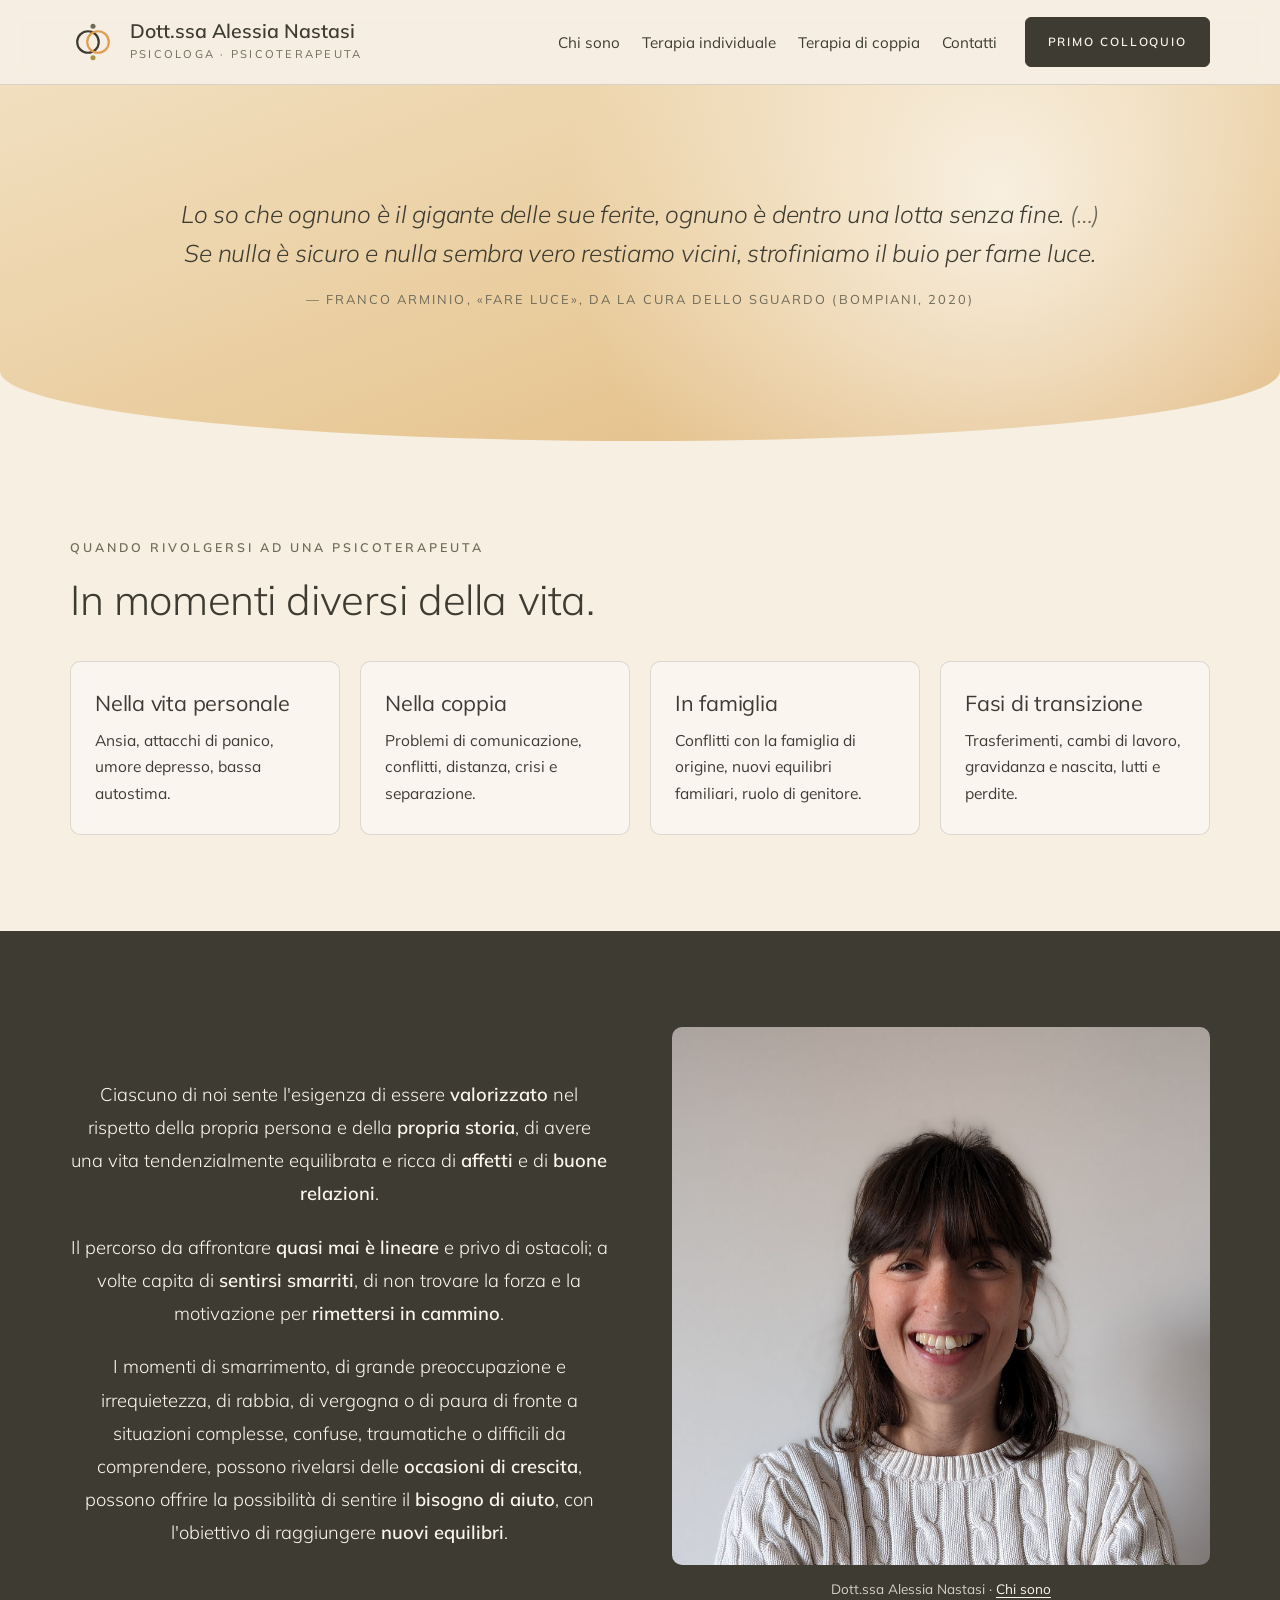
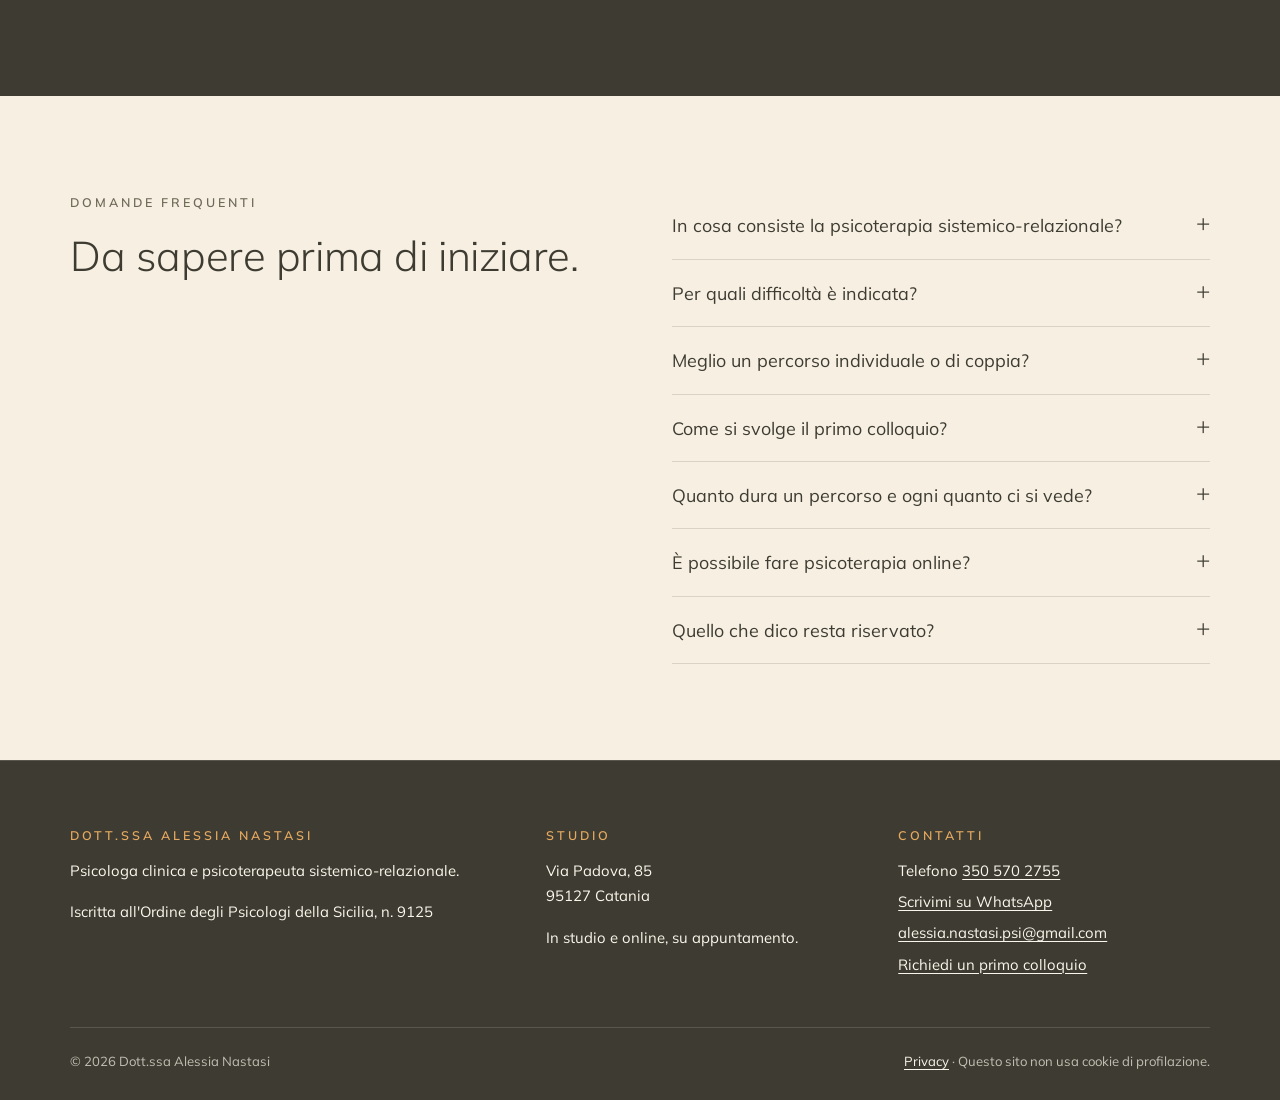
<file: index.html>
<!doctype html>
<html lang="it">
<head>
  <meta charset="utf-8">
  <meta name="viewport" content="width=device-width, initial-scale=1">
  <title>Dott.ssa Alessia Nastasi · Psicoterapeuta a Catania · Adulti e coppie</title>
  <meta name="description" content="Psicologa e psicoterapeuta sistemico-relazionale a Catania. Terapia di coppia e psicoterapia individuale per adulti, in studio in Via Padova, 85 e online.">
  <link rel="canonical" href="https://alessianastasi.it/">
  <meta property="og:title" content="Dott.ssa Alessia Nastasi · Psicologa e psicoterapeuta">
  <meta property="og:description" content="Psicoterapia sistemico-relazionale per adulti e coppie. Catania, in studio e online.">
  <meta property="og:type" content="website">
  <meta property="og:url" content="https://alessianastasi.it/">
  <meta property="og:locale" content="it_IT">
  <link rel="icon" href="assets/logo.svg" type="image/svg+xml">
  <link rel="preconnect" href="https://fonts.googleapis.com">
  <link rel="preconnect" href="https://fonts.gstatic.com" crossorigin>
  <link href="https://fonts.googleapis.com/css2?family=Mulish:wght@300;400;600&display=swap" rel="stylesheet">
  <link rel="stylesheet" href="assets/styles.css">
  <script type="application/ld+json">
  {
    "@context": "https://schema.org",
    "@type": "ProfessionalService",
    "name": "Dott.ssa Alessia Nastasi, psicologa e psicoterapeuta",
    "url": "https://alessianastasi.it/",
    "description": "Psicoterapia sistemico-relazionale per adulti e coppie, in studio a Catania e online.",
    "address": {
      "@type": "PostalAddress",
      "streetAddress": "Via Padova, 85",
      "postalCode": "95127",
      "addressLocality": "Catania",
      "addressRegion": "CT",
      "addressCountry": "IT"
    },
    "areaServed": "Catania"
  }
  </script>
</head>
<body>
  <a class="skip" href="#main">Vai al contenuto</a>

  <header class="site-header">
    <div class="wrap header-inner">
      <a class="brand" href="./" aria-label="Dott.ssa Alessia Nastasi, home">
        <img src="assets/logo.svg" alt="" width="46" height="46">
        <span>
          <span class="brand-name">Dott.ssa Alessia Nastasi</span>
          <span class="brand-role">Psicologa · Psicoterapeuta</span>
        </span>
      </a>
      <button class="nav-toggle" aria-controls="nav" aria-expanded="false" aria-label="Apri il menu">
        <span></span><span></span><span></span>
      </button>
      <nav class="nav" id="nav" aria-label="Menu principale">
        <ul>
          <li><a href="chi-sono.html">Chi sono</a></li>
          <li><a href="terapia-individuale.html">Terapia individuale</a></li>
          <li><a href="terapia-di-coppia.html">Terapia di coppia</a></li>
          <li><a href="contatti.html">Contatti</a></li>
        </ul>
        <a class="btn" href="contatti.html">Primo colloquio</a>
      </nav>
    </div>
  </header>

  <main id="main">
    <section class="hero">
      <div class="wrap hero-inner hero-centered">
        <div class="hero-text">
          <figure class="hero-quote">
            <blockquote>
              <p>Lo so che ognuno è il gigante delle sue ferite, ognuno è dentro una lotta senza fine. <span class="omission" aria-label="versi omessi">(…)</span><br>Se nulla è sicuro e nulla sembra vero restiamo vicini, strofiniamo il buio per farne luce.</p>
            </blockquote>
            <figcaption>Franco Arminio, «Fare luce», da <cite>La cura dello sguardo</cite> (Bompiani, 2020)</figcaption>
          </figure>
          <h1 class="sr-only">Dott.ssa Alessia Nastasi, psicoterapia sistemico-relazionale a Catania</h1>
        </div>
      </div>
    </section>

    <section class="section">
      <div class="wrap">
        <div class="narrow">
          <span class="eyebrow">Quando rivolgersi ad una psicoterapeuta</span>
          <h2>In momenti diversi della vita.</h2>
        </div>
        <div class="cards" style="margin-top:36px">
          <div class="card">
            <h3>Nella vita personale</h3>
            <p>Ansia, attacchi di panico, umore depresso, bassa autostima.</p>
          </div>
          <div class="card">
            <h3>Nella coppia</h3>
            <p>Problemi di comunicazione, conflitti, distanza, crisi e separazione.</p>
          </div>
          <div class="card">
            <h3>In famiglia</h3>
            <p>Conflitti con la famiglia di origine, nuovi equilibri familiari, ruolo di genitore.</p>
          </div>
          <div class="card">
            <h3>Fasi di transizione</h3>
            <p>Trasferimenti, cambi di lavoro, gravidanza e nascita, lutti e perdite.</p>
          </div>
        </div>
      </div>
    </section>

    <section class="section bg-slate">
      <div class="wrap split">
        <div class="intro-text">
          <p>Ciascuno di noi sente l'esigenza di essere <strong>valorizzato</strong> nel rispetto della propria persona e della <strong>propria storia</strong>, di avere una vita tendenzialmente equilibrata e ricca di <strong>affetti</strong> e di <strong>buone relazioni</strong>.</p>
          <p>Il percorso da affrontare <strong>quasi mai è lineare</strong> e privo di ostacoli; a volte capita di <strong>sentirsi smarriti</strong>, di non trovare la forza e la motivazione per <strong>rimettersi in cammino</strong>.</p>
          <p>I momenti di smarrimento, di grande preoccupazione e irrequietezza, di rabbia, di vergogna o di paura di fronte a situazioni complesse, confuse, traumatiche o difficili da comprendere, possono rivelarsi delle <strong>occasioni di crescita</strong>, possono offrire la possibilità di sentire il <strong>bisogno di aiuto</strong>, con l'obiettivo di raggiungere <strong>nuovi equilibri</strong>.</p>
        </div>
        <figure class="portrait">
          <img src="assets/img/alessia-nastasi.jpg" alt="Ritratto della Dott.ssa Alessia Nastasi" width="900" height="900" loading="lazy">
          <figcaption>Dott.ssa Alessia Nastasi · <a href="chi-sono.html">Chi sono</a></figcaption>
        </figure>
      </div>
    </section>

    <section class="section">
      <div class="wrap split split-top">
        <div>
          <span class="eyebrow">Domande frequenti</span>
          <h2>Da sapere prima di iniziare.</h2>
        </div>
        <div class="faq">
          <details>
            <summary>In cosa consiste la psicoterapia sistemico-relazionale?</summary>
            <p>È un approccio che guarda alla persona dentro le sue relazioni: partner, famiglia, amici, lavoro. I legami non sono solo lo sfondo della difficoltà, ma una chiave per comprenderla e per trovare modi nuovi di affrontarla. Il passato aiuta a capire il presente, ma il lavoro si concentra su ciò che accade oggi.</p>
          </details>
          <details>
            <summary>Per quali difficoltà è indicata?</summary>
            <p>Per sofferenze vissute dal singolo, come ansia, umore depresso, disturbi alimentari o blocchi emotivi, e per difficoltà relazionali, come crisi di coppia, conflitti familiari o problemi di comunicazione.</p>
          </details>
          <details>
            <summary>Meglio un percorso individuale o di coppia?</summary>
            <p>A volte la scelta è chiara fin dall'inizio. Altre volte si decide insieme dopo i primi incontri, in base a ciò che emerge e a chi è coinvolto nella difficoltà.</p>
          </details>
          <details>
            <summary>Come si svolge il primo colloquio?</summary>
            <p>È un incontro per conoscersi. Si parla della richiesta e della storia di chi arriva, e si valuta insieme se e come proseguire. I primi incontri servono a costruire un progetto condiviso.</p>
          </details>
          <details>
            <summary>Quanto dura un percorso e ogni quanto ci si vede?</summary>
            <p>Non c'è una durata fissata in partenza: può essere di pochi mesi o più lunga, a seconda delle necessità. Tempi e frequenza si decidono insieme e si verificano lungo la strada. Gli intervalli tra le sedute lasciano spazio per riflettere e mettere in pratica ciò che emerge.</p>
          </details>
          <details>
            <summary>È possibile fare psicoterapia online?</summary>
            <p>Sì. Le sedute individuali e di coppia si possono svolgere anche in videochiamata, con le stesse modalità degli incontri in studio.</p>
          </details>
          <details>
            <summary>Quello che dico resta riservato?</summary>
            <p>Sì. Tutto ciò che emerge in seduta è coperto dal segreto professionale, che riguarda anche il solo fatto di essere in terapia.</p>
          </details>
        </div>
      </div>
    </section>



  </main>

  <footer class="site-footer">
    <div class="wrap">
      <div class="footer-grid">
        <div>
          <span class="eyebrow">Dott.ssa Alessia Nastasi</span>
          <p>Psicologa clinica e psicoterapeuta sistemico-relazionale.</p>
          <p>Iscritta all'Ordine degli Psicologi della Sicilia, n. 9125</p>
        </div>
        <div>
          <span class="eyebrow">Studio</span>
          <p>Via Padova, 85<br>95127 Catania</p>
          <p>In studio e online, su appuntamento.</p>
        </div>
        <div>
          <span class="eyebrow">Contatti</span>
          <ul>
            <li>Telefono <a href="tel:+393505702755">350 570 2755</a></li>
            <li><a href="https://wa.me/393505702755?text=Buongiorno%2C%20vorrei%20informazioni%20per%20un%20primo%20colloquio." target="_blank" rel="noopener">Scrivimi su WhatsApp</a></li>
            <li><a href="mailto:alessia.nastasi.psi@gmail.com">alessia.nastasi.psi@gmail.com</a></li>
            <li><a href="contatti.html">Richiedi un primo colloquio</a></li>
          </ul>
        </div>
      </div>
      <div class="footer-legal">
        <span>© <span data-year>2026</span> Dott.ssa Alessia Nastasi</span>
        <span><a href="privacy.html">Privacy</a> · Questo sito non usa cookie di profilazione.</span>
      </div>
    </div>
  </footer>

  <script src="assets/main.js"></script>
</body>
</html>
</file>
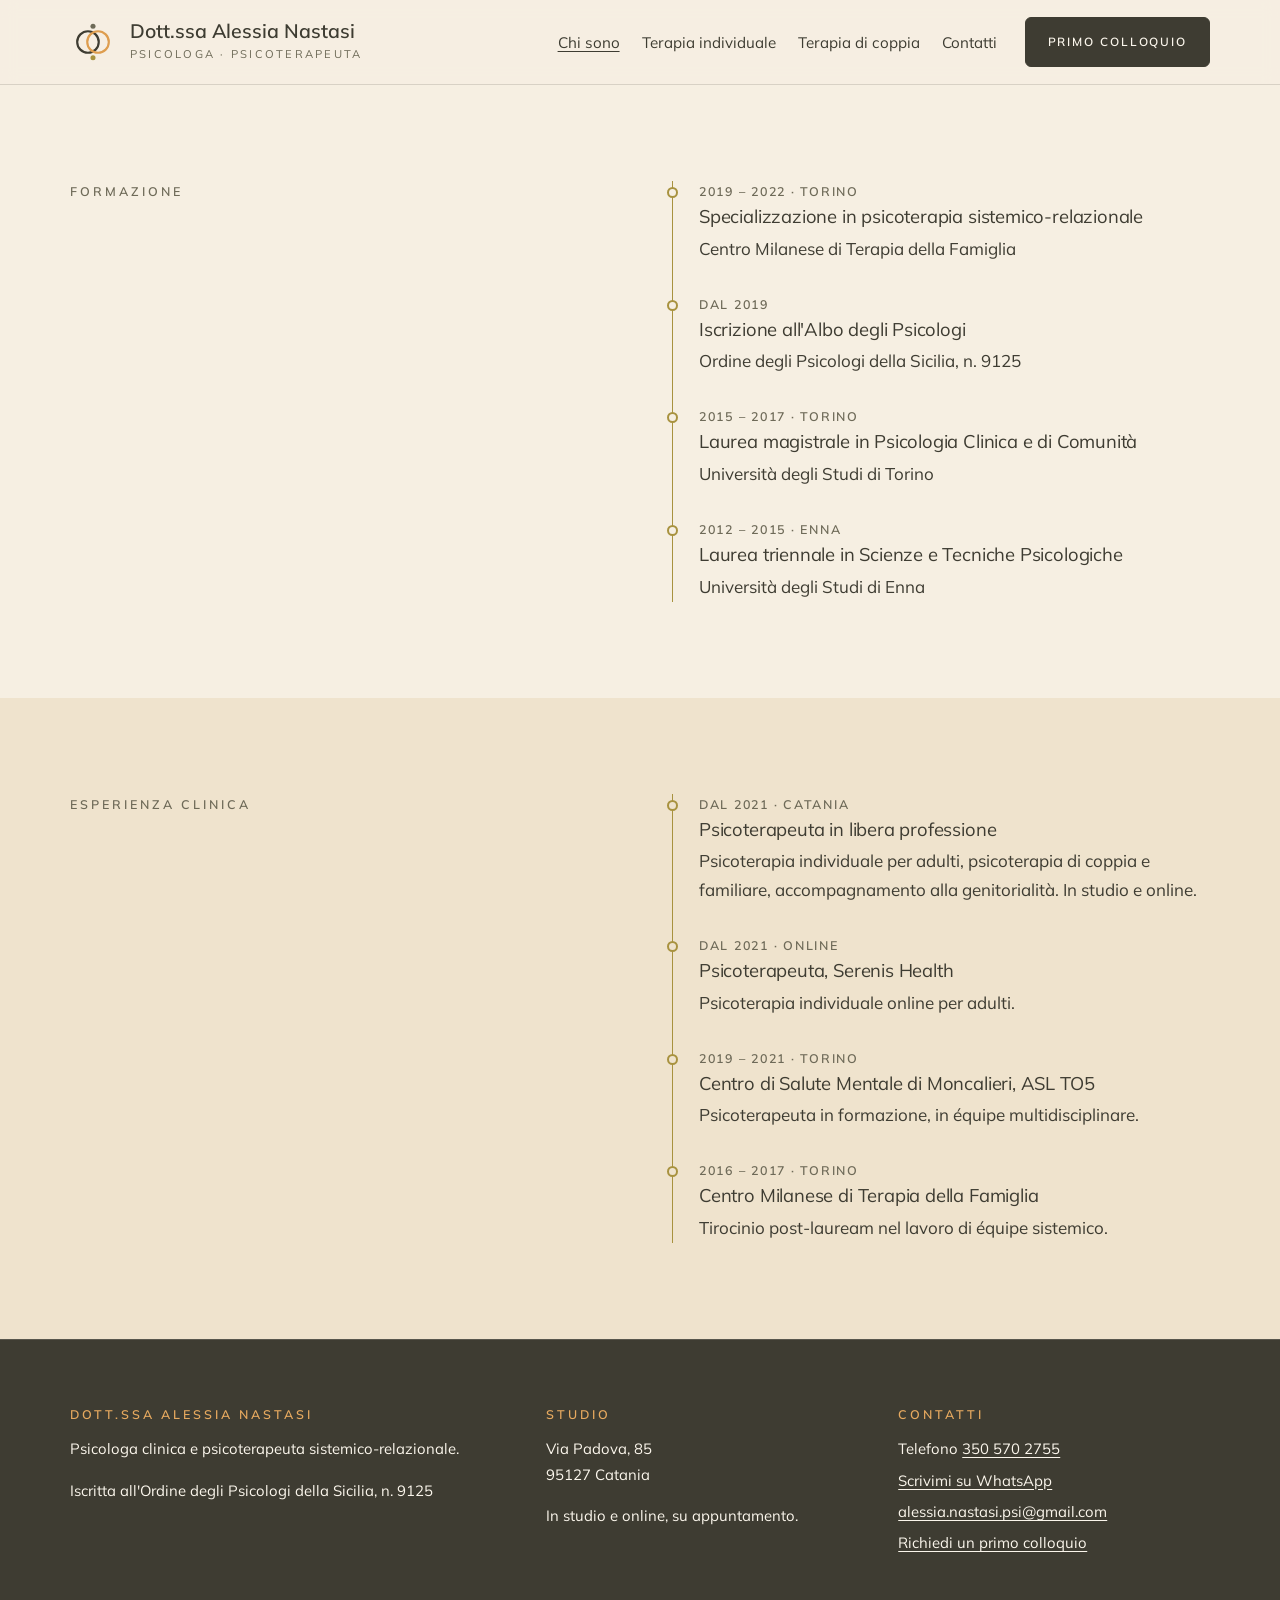
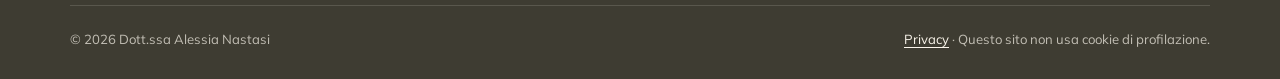
<file: chi-sono.html>
<!doctype html>
<html lang="it">
<head>
  <meta charset="utf-8">
  <meta name="viewport" content="width=device-width, initial-scale=1">
  <title>Chi sono · Dott.ssa Alessia Nastasi, psicologa e psicoterapeuta a Catania</title>
  <meta name="description" content="Formazione ed esperienza della Dott.ssa Alessia Nastasi, psicologa e psicoterapeuta specializzata in psicoterapia sistemico-relazionale presso il Centro Milanese di Terapia della Famiglia.">
  <link rel="canonical" href="https://alessianastasi.it/chi-sono.html">
  <meta property="og:title" content="Chi sono · Dott.ssa Alessia Nastasi, psicologa e psicoterapeuta a Catania">
  <meta property="og:description" content="Formazione ed esperienza della Dott.ssa Alessia Nastasi, psicologa e psicoterapeuta specializzata in psicoterapia sistemico-relazionale presso il Centro Milanese di Terapia della Famiglia.">
  <meta property="og:type" content="website">
  <meta property="og:url" content="https://alessianastasi.it/chi-sono.html">
  <meta property="og:locale" content="it_IT">
  <link rel="icon" href="assets/logo.svg" type="image/svg+xml">
  <link rel="preconnect" href="https://fonts.googleapis.com">
  <link rel="preconnect" href="https://fonts.gstatic.com" crossorigin>
  <link href="https://fonts.googleapis.com/css2?family=Mulish:wght@300;400;600&display=swap" rel="stylesheet">
  <link rel="stylesheet" href="assets/styles.css">
</head>
<body>
  <a class="skip" href="#main">Vai al contenuto</a>

  <header class="site-header">
    <div class="wrap header-inner">
      <a class="brand" href="./" aria-label="Dott.ssa Alessia Nastasi, home">
        <img src="assets/logo.svg" alt="" width="46" height="46">
        <span>
          <span class="brand-name">Dott.ssa Alessia Nastasi</span>
          <span class="brand-role">Psicologa · Psicoterapeuta</span>
        </span>
      </a>
      <button class="nav-toggle" aria-controls="nav" aria-expanded="false" aria-label="Apri il menu">
        <span></span><span></span><span></span>
      </button>
      <nav class="nav" id="nav" aria-label="Menu principale">
        <ul>
          <li><a href="chi-sono.html" aria-current="page">Chi sono</a></li>
          <li><a href="terapia-individuale.html">Terapia individuale</a></li>
          <li><a href="terapia-di-coppia.html">Terapia di coppia</a></li>
          <li><a href="contatti.html">Contatti</a></li>
        </ul>
        <a class="btn" href="contatti.html">Primo colloquio</a>
      </nav>
    </div>
  </header>

  <main id="main">
    <h1 class="sr-only">Chi sono · Dott.ssa Alessia Nastasi, psicologa e psicoterapeuta</h1>

    <section class="section">
      <div class="wrap split split-top">
        <div>
          <span class="eyebrow">Formazione</span>
        </div>
        <ol class="timeline">
          <li>
            <span class="tl-date">2019 – 2022 · Torino</span>
            <h3>Specializzazione in psicoterapia sistemico-relazionale</h3>
            <p>Centro Milanese di Terapia della Famiglia</p>
          </li>
          <li>
            <span class="tl-date">Dal 2019</span>
            <h3>Iscrizione all'Albo degli Psicologi</h3>
            <p>Ordine degli Psicologi della Sicilia, n. 9125</p>
          </li>
          <li>
            <span class="tl-date">2015 – 2017 · Torino</span>
            <h3>Laurea magistrale in Psicologia Clinica e di Comunità</h3>
            <p>Università degli Studi di Torino</p>
          </li>
          <li>
            <span class="tl-date">2012 – 2015 · Enna</span>
            <h3>Laurea triennale in Scienze e Tecniche Psicologiche</h3>
            <p>Università degli Studi di Enna</p>
          </li>
        </ol>
      </div>
    </section>

    <section class="section bg-mist2">
      <div class="wrap split split-top">
        <div>
          <span class="eyebrow">Esperienza clinica</span>
        </div>
        <ol class="timeline">
          <li>
            <span class="tl-date">Dal 2021 · Catania</span>
            <h3>Psicoterapeuta in libera professione</h3>
            <p>Psicoterapia individuale per adulti, psicoterapia di coppia e familiare, accompagnamento alla genitorialità. In studio e online.</p>
          </li>
          <li>
            <span class="tl-date">Dal 2021 · online</span>
            <h3>Psicoterapeuta, Serenis Health</h3>
            <p>Psicoterapia individuale online per adulti.</p>
          </li>
          <li>
            <span class="tl-date">2019 – 2021 · Torino</span>
            <h3>Centro di Salute Mentale di Moncalieri, ASL TO5</h3>
            <p>Psicoterapeuta in formazione, in équipe multidisciplinare.</p>
          </li>
          <li>
            <span class="tl-date">2016 – 2017 · Torino</span>
            <h3>Centro Milanese di Terapia della Famiglia</h3>
            <p>Tirocinio post-lauream nel lavoro di équipe sistemico.</p>
          </li>
        </ol>
      </div>
    </section>
  </main>

  <footer class="site-footer">
    <div class="wrap">
      <div class="footer-grid">
        <div>
          <span class="eyebrow">Dott.ssa Alessia Nastasi</span>
          <p>Psicologa clinica e psicoterapeuta sistemico-relazionale.</p>
          <p>Iscritta all'Ordine degli Psicologi della Sicilia, n. 9125</p>
        </div>
        <div>
          <span class="eyebrow">Studio</span>
          <p>Via Padova, 85<br>95127 Catania</p>
          <p>In studio e online, su appuntamento.</p>
        </div>
        <div>
          <span class="eyebrow">Contatti</span>
          <ul>
            <li>Telefono <a href="tel:+393505702755">350 570 2755</a></li>
            <li><a href="https://wa.me/393505702755?text=Buongiorno%2C%20vorrei%20informazioni%20per%20un%20primo%20colloquio." target="_blank" rel="noopener">Scrivimi su WhatsApp</a></li>
            <li><a href="mailto:alessia.nastasi.psi@gmail.com">alessia.nastasi.psi@gmail.com</a></li>
            <li><a href="contatti.html">Richiedi un primo colloquio</a></li>
          </ul>
        </div>
      </div>
      <div class="footer-legal">
        <span>© <span data-year>2026</span> Dott.ssa Alessia Nastasi</span>
        <span><a href="privacy.html">Privacy</a> · Questo sito non usa cookie di profilazione.</span>
      </div>
    </div>
  </footer>

  <script src="assets/main.js"></script>
</body>
</html>
</file>
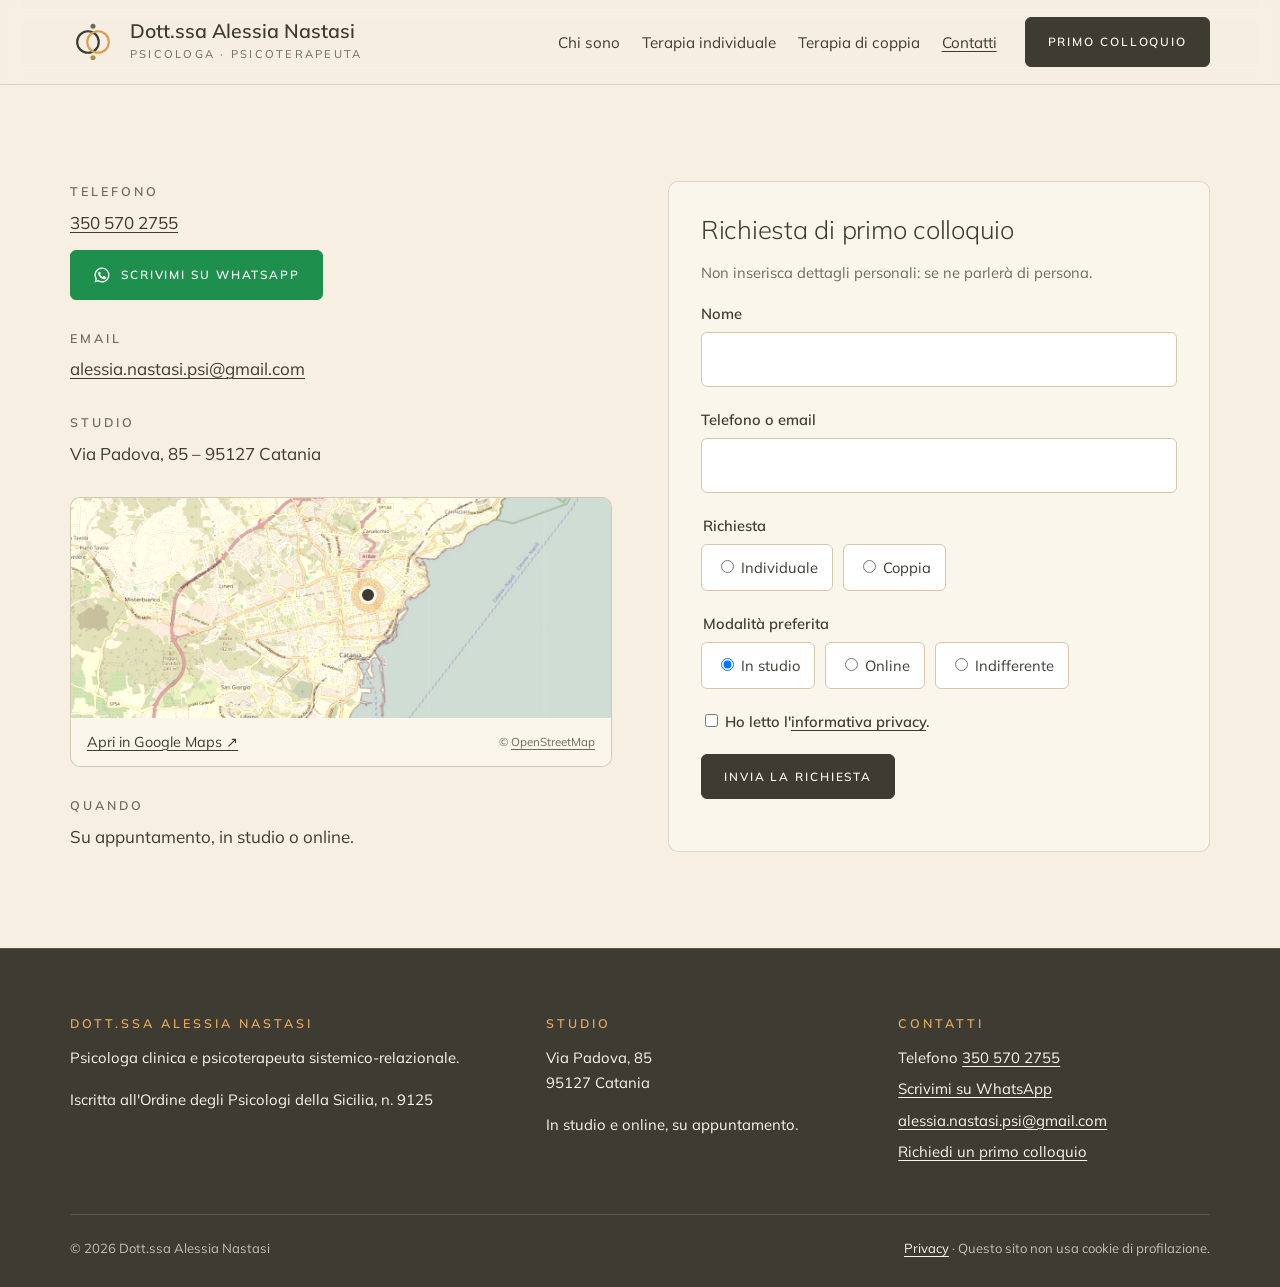
<file: contatti.html>
<!doctype html>
<html lang="it">
<head>
  <meta charset="utf-8">
  <meta name="viewport" content="width=device-width, initial-scale=1">
  <title>Contatti · Dott.ssa Alessia Nastasi, psicoterapeuta a Catania</title>
  <meta name="description" content="Studio in Via Padova, 85 – 95127 Catania. Sedute anche online. Telefono 350 570 2755.">
  <link rel="canonical" href="https://alessianastasi.it/contatti.html">
  <meta property="og:title" content="Contatti · Dott.ssa Alessia Nastasi, psicoterapeuta a Catania">
  <meta property="og:description" content="Studio in Via Padova, 85 – 95127 Catania. Sedute anche online. Telefono 350 570 2755.">
  <meta property="og:type" content="website">
  <meta property="og:url" content="https://alessianastasi.it/contatti.html">
  <meta property="og:locale" content="it_IT">
  <link rel="icon" href="assets/logo.svg" type="image/svg+xml">
  <link rel="preconnect" href="https://fonts.googleapis.com">
  <link rel="preconnect" href="https://fonts.gstatic.com" crossorigin>
  <link href="https://fonts.googleapis.com/css2?family=Mulish:wght@300;400;600&display=swap" rel="stylesheet">
  <link rel="stylesheet" href="assets/styles.css">
</head>
<body>
  <a class="skip" href="#main">Vai al contenuto</a>

  <header class="site-header">
    <div class="wrap header-inner">
      <a class="brand" href="./" aria-label="Dott.ssa Alessia Nastasi, home">
        <img src="assets/logo.svg" alt="" width="46" height="46">
        <span>
          <span class="brand-name">Dott.ssa Alessia Nastasi</span>
          <span class="brand-role">Psicologa · Psicoterapeuta</span>
        </span>
      </a>
      <button class="nav-toggle" aria-controls="nav" aria-expanded="false" aria-label="Apri il menu">
        <span></span><span></span><span></span>
      </button>
      <nav class="nav" id="nav" aria-label="Menu principale">
        <ul>
          <li><a href="chi-sono.html">Chi sono</a></li>
          <li><a href="terapia-individuale.html">Terapia individuale</a></li>
          <li><a href="terapia-di-coppia.html">Terapia di coppia</a></li>
          <li><a href="contatti.html" aria-current="page">Contatti</a></li>
        </ul>
        <a class="btn" href="contatti.html">Primo colloquio</a>
      </nav>
    </div>
  </header>

  <main id="main">
    <h1 class="sr-only">Contatti · Dott.ssa Alessia Nastasi</h1>

    <section class="section">
      <div class="wrap contact-grid">
        <div>
          <div class="info-block">
            <span class="eyebrow">Telefono</span>
            <p><a href="tel:+393505702755">350 570 2755</a></p>
            <a class="btn btn-wa" href="https://wa.me/393505702755?text=Buongiorno%2C%20vorrei%20informazioni%20per%20un%20primo%20colloquio." target="_blank" rel="noopener"><svg class="wa-icon" viewBox="0 0 24 24" aria-hidden="true"><path fill="currentColor" d="M12 2a10 10 0 0 0-8.6 15.1L2 22l5-1.3A10 10 0 1 0 12 2zm0 18.2a8.2 8.2 0 0 1-4.2-1.2l-.3-.2-3 .8.8-2.9-.2-.3A8.2 8.2 0 1 1 12 20.2zm4.5-6.1c-.2-.1-1.5-.7-1.7-.8-.2-.1-.4-.1-.6.1l-.8 1c-.1.2-.3.2-.5.1a6.7 6.7 0 0 1-3.3-2.9c-.2-.4.2-.4.7-1.3.1-.2 0-.3 0-.4l-.8-1.8c-.2-.5-.4-.4-.6-.4h-.5a1 1 0 0 0-.7.3 3 3 0 0 0-.9 2.2c0 1.3.9 2.5 1 2.7.1.2 1.9 2.9 4.6 4 1.7.7 2.4.8 3.2.7.5-.1 1.5-.6 1.8-1.2.2-.6.2-1.1.1-1.2l-.5-.3z"/></svg> Scrivimi su WhatsApp</a>
          </div>
          <div class="info-block">
            <span class="eyebrow">Email</span>
            <p><a href="mailto:alessia.nastasi.psi@gmail.com">alessia.nastasi.psi@gmail.com</a></p>
          </div>
          <div class="info-block">
            <span class="eyebrow">Studio</span>
            <p>Via Padova, 85 – 95127 Catania</p>
          </div>
          <div class="map-card">
            <a class="map-link" href="https://www.google.com/maps/search/?api=1&amp;query=Via+Padova+85+95127+Catania" target="_blank" rel="noopener" aria-label="Apri Via Padova, 85, Catania, in Google Maps">
              <img src="assets/img/mappa-studio.jpg" alt="Mappa di Catania con la posizione dello studio in Via Padova, 85" width="1200" height="700" loading="lazy">
              <span class="map-pin" style="left:55%;top:44.3%" aria-hidden="true"></span>
            </a>
            <div class="map-foot">
              <a href="https://www.google.com/maps/search/?api=1&amp;query=Via+Padova+85+95127+Catania" target="_blank" rel="noopener">Apri in Google Maps ↗</a>
              <small>© <a href="https://www.openstreetmap.org/copyright" target="_blank" rel="noopener">OpenStreetMap</a></small>
            </div>
          </div>
          <div class="info-block">
            <span class="eyebrow">Quando</span>
            <p>Su appuntamento, in studio o online.</p>
          </div>
        </div>

        <form class="form" id="contact-form" novalidate>
          <h2 style="font-size:1.6rem">Richiesta di primo colloquio</h2>
          <p class="note" data-form-note>Non inserisca dettagli personali: se ne parlerà di persona.</p>
          <div class="field">
            <label for="nome">Nome</label>
            <input type="text" id="nome" name="nome" autocomplete="name" required>
          </div>
          <div class="field">
            <label for="recapito">Telefono o email</label>
            <input type="text" id="recapito" name="recapito" autocomplete="email" required>
          </div>
          <fieldset class="field">
            <legend>Richiesta</legend>
            <div class="choices">
              <label class="choice"><input type="radio" name="tipo" value="Individuale" required> Individuale</label>
              <label class="choice"><input type="radio" name="tipo" value="Coppia"> Coppia</label>
            </div>
          </fieldset>
          <fieldset class="field">
            <legend>Modalità preferita</legend>
            <div class="choices">
              <label class="choice"><input type="radio" name="modalita" value="In studio" checked> In studio</label>
              <label class="choice"><input type="radio" name="modalita" value="Online"> Online</label>
              <label class="choice"><input type="radio" name="modalita" value="Indifferente"> Indifferente</label>
            </div>
          </fieldset>
          <div class="field">
            <label class="checkbox"><input type="checkbox" name="privacy" required> <span>Ho letto l'<a href="privacy.html">informativa privacy</a>.</span></label>
          </div>
          <div class="hp" aria-hidden="true">
            <label for="sito">Non compilare questo campo</label>
            <input type="text" id="sito" name="sito" tabindex="-1" autocomplete="off">
          </div>
          <button class="btn" type="submit">Invia la richiesta</button>
          <p class="form-msg" id="form-msg" role="status"></p>
        </form>
      </div>
    </section>
  </main>

  <footer class="site-footer">
    <div class="wrap">
      <div class="footer-grid">
        <div>
          <span class="eyebrow">Dott.ssa Alessia Nastasi</span>
          <p>Psicologa clinica e psicoterapeuta sistemico-relazionale.</p>
          <p>Iscritta all'Ordine degli Psicologi della Sicilia, n. 9125</p>
        </div>
        <div>
          <span class="eyebrow">Studio</span>
          <p>Via Padova, 85<br>95127 Catania</p>
          <p>In studio e online, su appuntamento.</p>
        </div>
        <div>
          <span class="eyebrow">Contatti</span>
          <ul>
            <li>Telefono <a href="tel:+393505702755">350 570 2755</a></li>
            <li><a href="https://wa.me/393505702755?text=Buongiorno%2C%20vorrei%20informazioni%20per%20un%20primo%20colloquio." target="_blank" rel="noopener">Scrivimi su WhatsApp</a></li>
            <li><a href="mailto:alessia.nastasi.psi@gmail.com">alessia.nastasi.psi@gmail.com</a></li>
            <li><a href="contatti.html">Richiedi un primo colloquio</a></li>
          </ul>
        </div>
      </div>
      <div class="footer-legal">
        <span>© <span data-year>2026</span> Dott.ssa Alessia Nastasi</span>
        <span><a href="privacy.html">Privacy</a> · Questo sito non usa cookie di profilazione.</span>
      </div>
    </div>
  </footer>

  <script src="assets/main.js"></script>
</body>
</html>
</file>
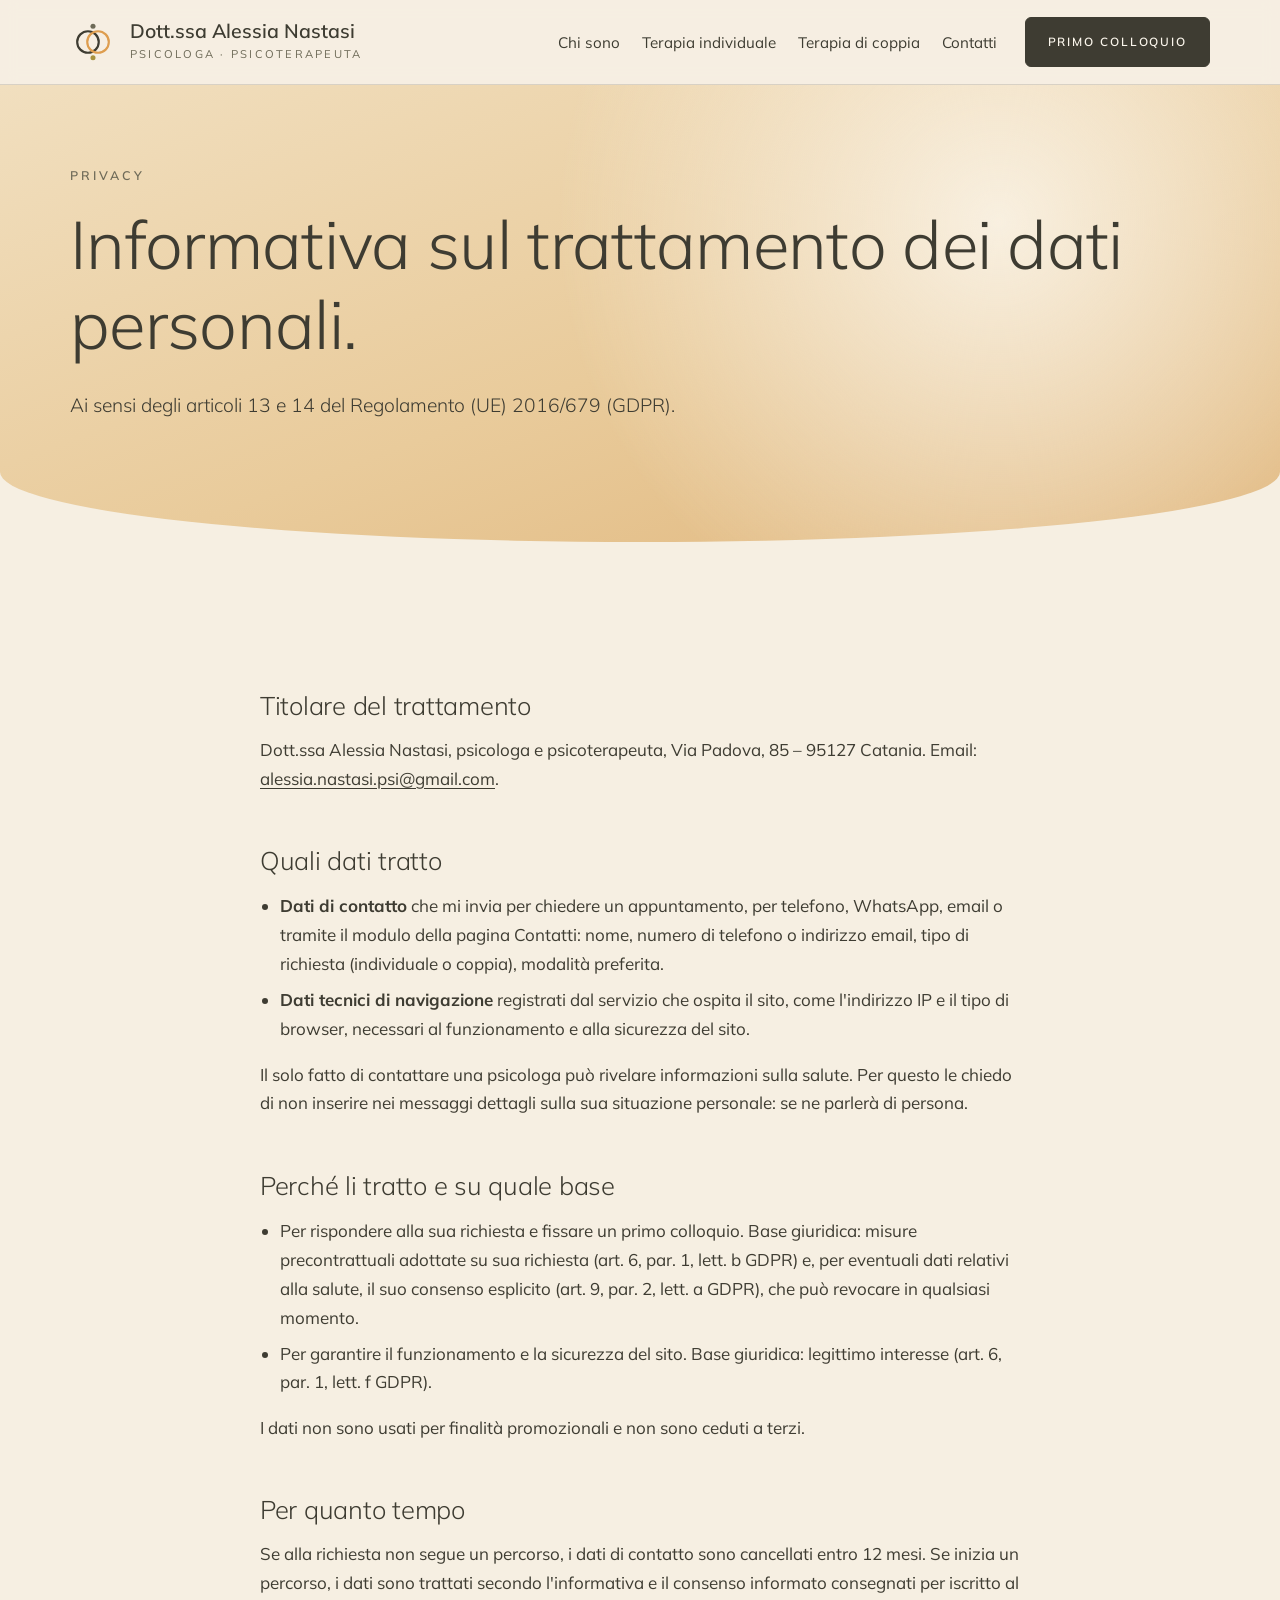
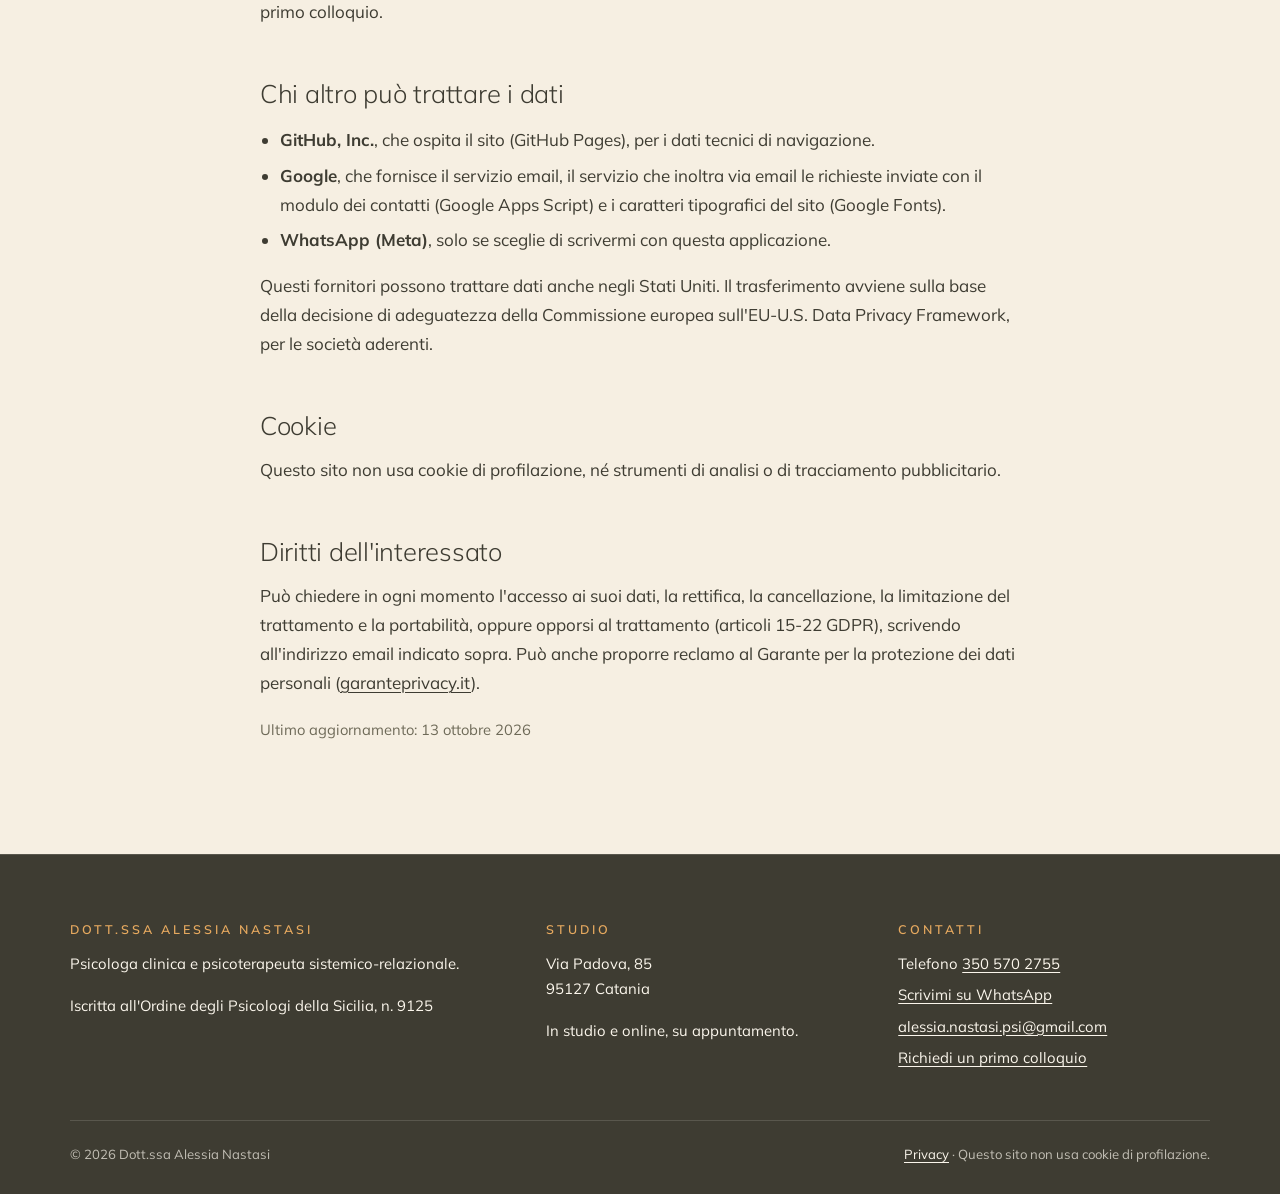
<file: privacy.html>
<!doctype html>
<html lang="it">
<head>
  <meta charset="utf-8">
  <meta name="viewport" content="width=device-width, initial-scale=1">
  <title>Informativa privacy · Dott.ssa Alessia Nastasi</title>
  <meta name="description" content="Informativa sul trattamento dei dati personali per chi visita il sito o chiede un primo colloquio.">
  <link rel="canonical" href="https://alessianastasi.it/privacy.html">
  <meta property="og:title" content="Informativa privacy · Dott.ssa Alessia Nastasi">
  <meta property="og:description" content="Informativa sul trattamento dei dati personali per chi visita il sito o chiede un primo colloquio.">
  <meta property="og:type" content="website">
  <meta property="og:url" content="https://alessianastasi.it/privacy.html">
  <meta property="og:locale" content="it_IT">
  <link rel="icon" href="assets/logo.svg" type="image/svg+xml">
  <link rel="preconnect" href="https://fonts.googleapis.com">
  <link rel="preconnect" href="https://fonts.gstatic.com" crossorigin>
  <link href="https://fonts.googleapis.com/css2?family=Mulish:wght@300;400;600&display=swap" rel="stylesheet">
  <link rel="stylesheet" href="assets/styles.css">
</head>
<body>
  <a class="skip" href="#main">Vai al contenuto</a>

  <header class="site-header">
    <div class="wrap header-inner">
      <a class="brand" href="./" aria-label="Dott.ssa Alessia Nastasi, home">
        <img src="assets/logo.svg" alt="" width="46" height="46">
        <span>
          <span class="brand-name">Dott.ssa Alessia Nastasi</span>
          <span class="brand-role">Psicologa · Psicoterapeuta</span>
        </span>
      </a>
      <button class="nav-toggle" aria-controls="nav" aria-expanded="false" aria-label="Apri il menu">
        <span></span><span></span><span></span>
      </button>
      <nav class="nav" id="nav" aria-label="Menu principale">
        <ul>
          <li><a href="chi-sono.html">Chi sono</a></li>
          <li><a href="terapia-individuale.html">Terapia individuale</a></li>
          <li><a href="terapia-di-coppia.html">Terapia di coppia</a></li>
          <li><a href="contatti.html">Contatti</a></li>
        </ul>
        <a class="btn" href="contatti.html">Primo colloquio</a>
      </nav>
    </div>
  </header>

  <main id="main">
    <section class="hero page-hero">
      <div class="wrap hero-inner">
        <div>
          <span class="eyebrow">Privacy</span>
          <h1>Informativa sul trattamento dei dati personali.</h1>
          <p class="lead">Ai sensi degli articoli 13 e 14 del Regolamento (UE) 2016/679 (GDPR).</p>
        </div>
      </div>
    </section>

    <section class="section">
      <div class="wrap narrow prose">
        <h2>Titolare del trattamento</h2>
        <p>Dott.ssa Alessia Nastasi, psicologa e psicoterapeuta, Via Padova, 85 – 95127 Catania. Email: <a href="mailto:alessia.nastasi.psi@gmail.com">alessia.nastasi.psi@gmail.com</a>.</p>

        <h2>Quali dati tratto</h2>
        <ul>
          <li><strong>Dati di contatto</strong> che mi invia per chiedere un appuntamento, per telefono, WhatsApp, email o tramite il modulo della pagina Contatti: nome, numero di telefono o indirizzo email, tipo di richiesta (individuale o coppia), modalità preferita.</li>
          <li><strong>Dati tecnici di navigazione</strong> registrati dal servizio che ospita il sito, come l'indirizzo IP e il tipo di browser, necessari al funzionamento e alla sicurezza del sito.</li>
        </ul>
        <p>Il solo fatto di contattare una psicologa può rivelare informazioni sulla salute. Per questo le chiedo di non inserire nei messaggi dettagli sulla sua situazione personale: se ne parlerà di persona.</p>

        <h2>Perché li tratto e su quale base</h2>
        <ul>
          <li>Per rispondere alla sua richiesta e fissare un primo colloquio. Base giuridica: misure precontrattuali adottate su sua richiesta (art. 6, par. 1, lett. b GDPR) e, per eventuali dati relativi alla salute, il suo consenso esplicito (art. 9, par. 2, lett. a GDPR), che può revocare in qualsiasi momento.</li>
          <li>Per garantire il funzionamento e la sicurezza del sito. Base giuridica: legittimo interesse (art. 6, par. 1, lett. f GDPR).</li>
        </ul>
        <p>I dati non sono usati per finalità promozionali e non sono ceduti a terzi.</p>

        <h2>Per quanto tempo</h2>
        <p>Se alla richiesta non segue un percorso, i dati di contatto sono cancellati entro 12 mesi. Se inizia un percorso, i dati sono trattati secondo l'informativa e il consenso informato consegnati per iscritto al primo colloquio.</p>

        <h2>Chi altro può trattare i dati</h2>
        <ul>
          <li><strong>GitHub, Inc.</strong>, che ospita il sito (GitHub Pages), per i dati tecnici di navigazione.</li>
          <li><strong>Google</strong>, che fornisce il servizio email, il servizio che inoltra via email le richieste inviate con il modulo dei contatti (Google Apps Script) e i caratteri tipografici del sito (Google Fonts).</li>
          <li><strong>WhatsApp (Meta)</strong>, solo se sceglie di scrivermi con questa applicazione.</li>
        </ul>
        <p>Questi fornitori possono trattare dati anche negli Stati Uniti. Il trasferimento avviene sulla base della decisione di adeguatezza della Commissione europea sull'EU-U.S. Data Privacy Framework, per le società aderenti.</p>

        <h2>Cookie</h2>
        <p>Questo sito non usa cookie di profilazione, né strumenti di analisi o di tracciamento pubblicitario.</p>

        <h2>Diritti dell'interessato</h2>
        <p>Può chiedere in ogni momento l'accesso ai suoi dati, la rettifica, la cancellazione, la limitazione del trattamento e la portabilità, oppure opporsi al trattamento (articoli 15-22 GDPR), scrivendo all'indirizzo email indicato sopra. Può anche proporre reclamo al Garante per la protezione dei dati personali (<a href="https://www.garanteprivacy.it" target="_blank" rel="noopener">garanteprivacy.it</a>).</p>

        <p class="note">Ultimo aggiornamento: 13 ottobre 2026</p>
      </div>
    </section>
  </main>

  <footer class="site-footer">
    <div class="wrap">
      <div class="footer-grid">
        <div>
          <span class="eyebrow">Dott.ssa Alessia Nastasi</span>
          <p>Psicologa clinica e psicoterapeuta sistemico-relazionale.</p>
          <p>Iscritta all'Ordine degli Psicologi della Sicilia, n. 9125</p>
        </div>
        <div>
          <span class="eyebrow">Studio</span>
          <p>Via Padova, 85<br>95127 Catania</p>
          <p>In studio e online, su appuntamento.</p>
        </div>
        <div>
          <span class="eyebrow">Contatti</span>
          <ul>
            <li>Telefono <a href="tel:+393505702755">350 570 2755</a></li>
            <li><a href="https://wa.me/393505702755?text=Buongiorno%2C%20vorrei%20informazioni%20per%20un%20primo%20colloquio." target="_blank" rel="noopener">Scrivimi su WhatsApp</a></li>
            <li><a href="mailto:alessia.nastasi.psi@gmail.com">alessia.nastasi.psi@gmail.com</a></li>
            <li><a href="contatti.html">Richiedi un primo colloquio</a></li>
          </ul>
        </div>
      </div>
      <div class="footer-legal">
        <span>© <span data-year>2026</span> Dott.ssa Alessia Nastasi</span>
        <span><a href="privacy.html">Privacy</a> · Questo sito non usa cookie di profilazione.</span>
      </div>
    </div>
  </footer>

  <script src="assets/main.js"></script>
</body>
</html>
</file>
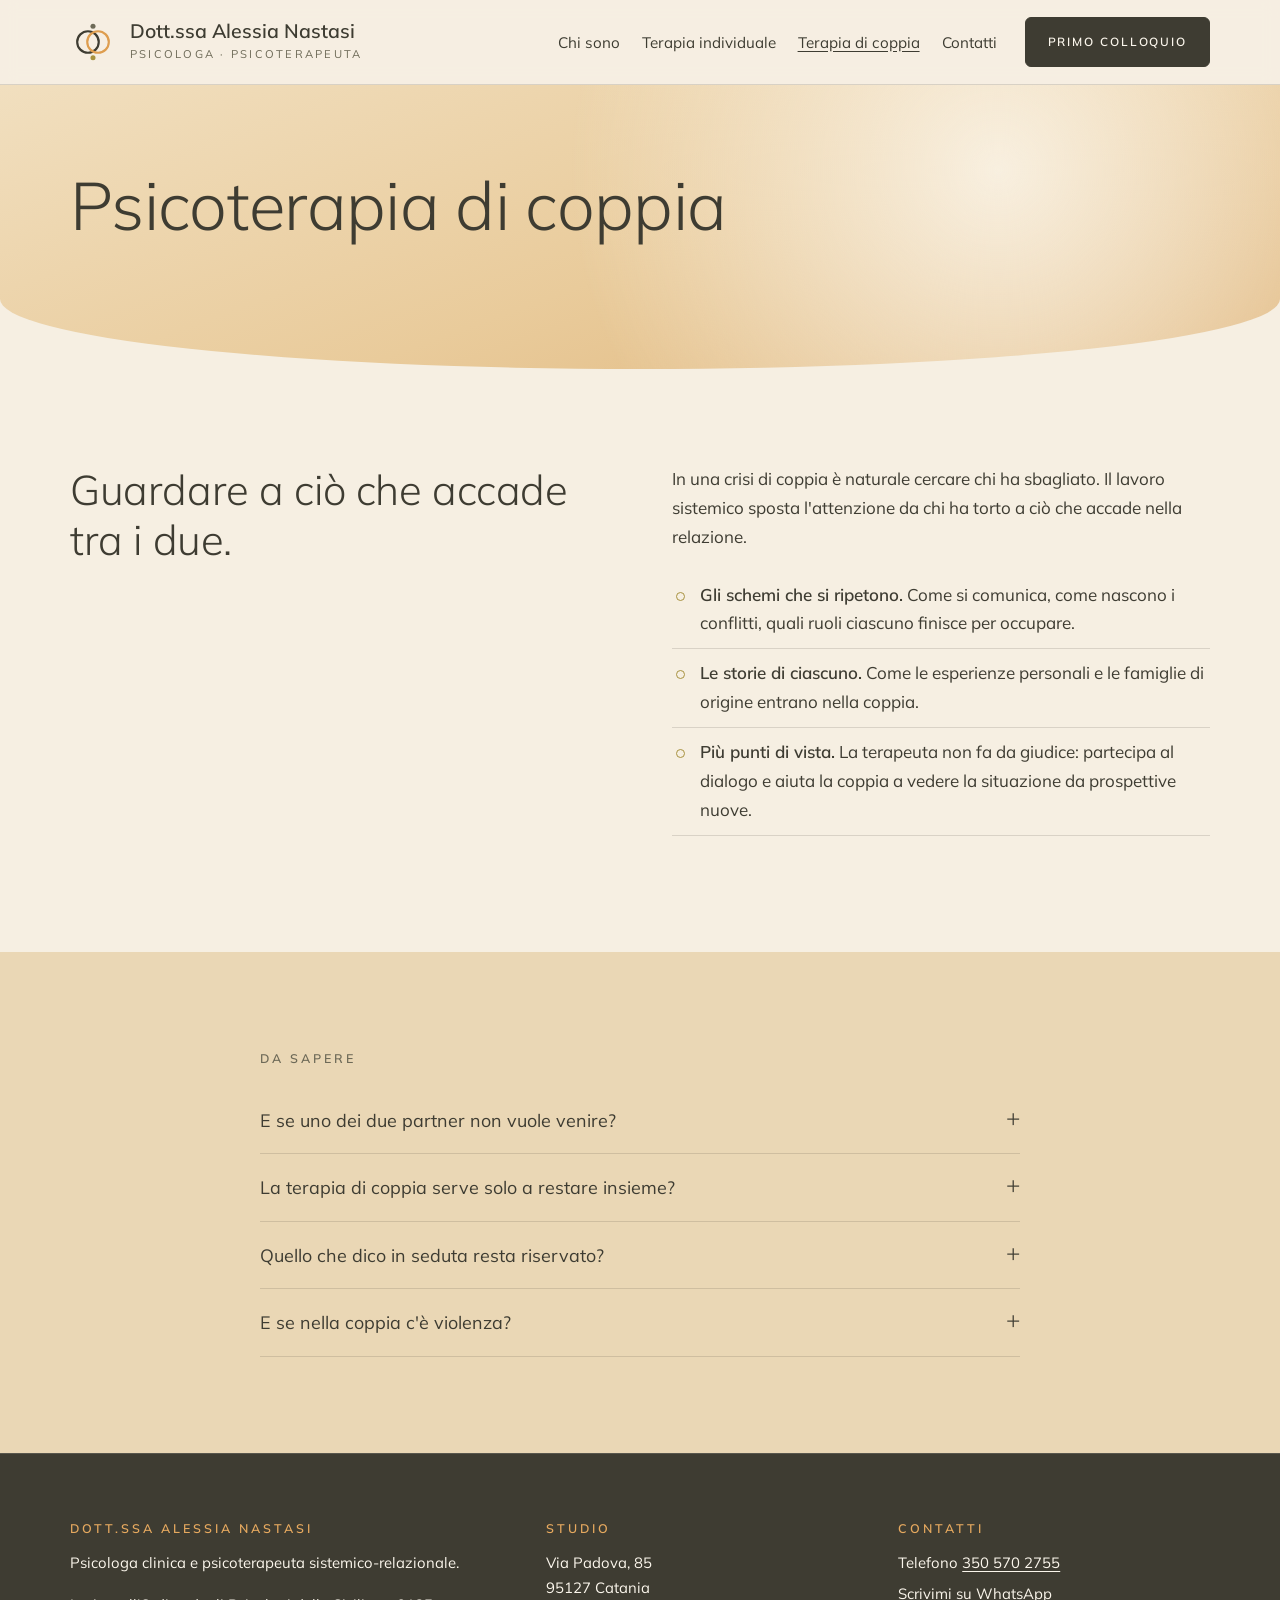
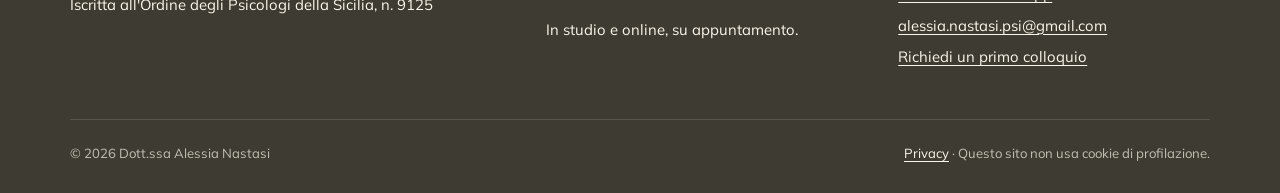
<file: terapia-di-coppia.html>
<!doctype html>
<html lang="it">
<head>
  <meta charset="utf-8">
  <meta name="viewport" content="width=device-width, initial-scale=1">
  <title>Terapia di coppia a Catania · Dott.ssa Alessia Nastasi</title>
  <meta name="description" content="Terapia di coppia con approccio sistemico-relazionale a Catania e online. Crisi, conflitti che si ripetono, distanza, separazione.">
  <link rel="canonical" href="https://alessianastasi.it/terapia-di-coppia.html">
  <meta property="og:title" content="Terapia di coppia a Catania · Dott.ssa Alessia Nastasi">
  <meta property="og:description" content="Terapia di coppia con approccio sistemico-relazionale a Catania e online. Crisi, conflitti che si ripetono, distanza, separazione.">
  <meta property="og:type" content="website">
  <meta property="og:url" content="https://alessianastasi.it/terapia-di-coppia.html">
  <meta property="og:locale" content="it_IT">
  <link rel="icon" href="assets/logo.svg" type="image/svg+xml">
  <link rel="preconnect" href="https://fonts.googleapis.com">
  <link rel="preconnect" href="https://fonts.gstatic.com" crossorigin>
  <link href="https://fonts.googleapis.com/css2?family=Mulish:wght@300;400;600&display=swap" rel="stylesheet">
  <link rel="stylesheet" href="assets/styles.css">
</head>
<body>
  <a class="skip" href="#main">Vai al contenuto</a>

  <header class="site-header">
    <div class="wrap header-inner">
      <a class="brand" href="./" aria-label="Dott.ssa Alessia Nastasi, home">
        <img src="assets/logo.svg" alt="" width="46" height="46">
        <span>
          <span class="brand-name">Dott.ssa Alessia Nastasi</span>
          <span class="brand-role">Psicologa · Psicoterapeuta</span>
        </span>
      </a>
      <button class="nav-toggle" aria-controls="nav" aria-expanded="false" aria-label="Apri il menu">
        <span></span><span></span><span></span>
      </button>
      <nav class="nav" id="nav" aria-label="Menu principale">
        <ul>
          <li><a href="chi-sono.html">Chi sono</a></li>
          <li><a href="terapia-individuale.html">Terapia individuale</a></li>
          <li><a href="terapia-di-coppia.html" aria-current="page">Terapia di coppia</a></li>
          <li><a href="contatti.html">Contatti</a></li>
        </ul>
        <a class="btn" href="contatti.html">Primo colloquio</a>
      </nav>
    </div>
  </header>

  <main id="main">
    <section class="hero page-hero">
      <div class="wrap hero-inner">
        <div>
          <h1>Psicoterapia di coppia</h1>
        </div>
      </div>
    </section>


    <section class="section">
      <div class="wrap split split-top">
        <div>
          <h2>Guardare a ciò che accade tra i due.</h2>
        </div>
        <div>
          <p>In una crisi di coppia è naturale cercare chi ha sbagliato. Il lavoro sistemico sposta l'attenzione da chi ha torto a ciò che accade nella relazione.</p>
          <ul class="list-clean">
            <li><strong>Gli schemi che si ripetono.</strong> Come si comunica, come nascono i conflitti, quali ruoli ciascuno finisce per occupare.</li>
            <li><strong>Le storie di ciascuno.</strong> Come le esperienze personali e le famiglie di origine entrano nella coppia.</li>
            <li><strong>Più punti di vista.</strong> La terapeuta non fa da giudice: partecipa al dialogo e aiuta la coppia a vedere la situazione da prospettive nuove.</li>
          </ul>
        </div>
      </div>
    </section>



    <section class="section bg-sand">
      <div class="wrap narrow">
        <span class="eyebrow">Da sapere</span>
        <div class="faq">
          <details>
            <summary>E se uno dei due partner non vuole venire?</summary>
            <p>Succede spesso. Si può iniziare con un colloquio individuale.</p>
          </details>
          <details>
            <summary>La terapia di coppia serve solo a restare insieme?</summary>
            <p>No. Può servire anche a separarsi con meno conflitto.</p>
          </details>
          <details>
            <summary>Quello che dico in seduta resta riservato?</summary>
            <p>Sì, tutto è coperto dal segreto professionale.</p>
          </details>
          <details>
            <summary>E se nella coppia c'è violenza?</summary>
            <p>Se c'è violenza, la terapia di coppia non è indicata: propongo un percorso individuale. In caso di pericolo: 1522, numero antiviolenza gratuito, 24 ore su 24.</p>
          </details>
        </div>
      </div>
    </section>

  </main>

  <footer class="site-footer">
    <div class="wrap">
      <div class="footer-grid">
        <div>
          <span class="eyebrow">Dott.ssa Alessia Nastasi</span>
          <p>Psicologa clinica e psicoterapeuta sistemico-relazionale.</p>
          <p>Iscritta all'Ordine degli Psicologi della Sicilia, n. 9125</p>
        </div>
        <div>
          <span class="eyebrow">Studio</span>
          <p>Via Padova, 85<br>95127 Catania</p>
          <p>In studio e online, su appuntamento.</p>
        </div>
        <div>
          <span class="eyebrow">Contatti</span>
          <ul>
            <li>Telefono <a href="tel:+393505702755">350 570 2755</a></li>
            <li><a href="https://wa.me/393505702755?text=Buongiorno%2C%20vorrei%20informazioni%20per%20un%20primo%20colloquio." target="_blank" rel="noopener">Scrivimi su WhatsApp</a></li>
            <li><a href="mailto:alessia.nastasi.psi@gmail.com">alessia.nastasi.psi@gmail.com</a></li>
            <li><a href="contatti.html">Richiedi un primo colloquio</a></li>
          </ul>
        </div>
      </div>
      <div class="footer-legal">
        <span>© <span data-year>2026</span> Dott.ssa Alessia Nastasi</span>
        <span><a href="privacy.html">Privacy</a> · Questo sito non usa cookie di profilazione.</span>
      </div>
    </div>
  </footer>

  <script src="assets/main.js"></script>
</body>
</html>
</file>
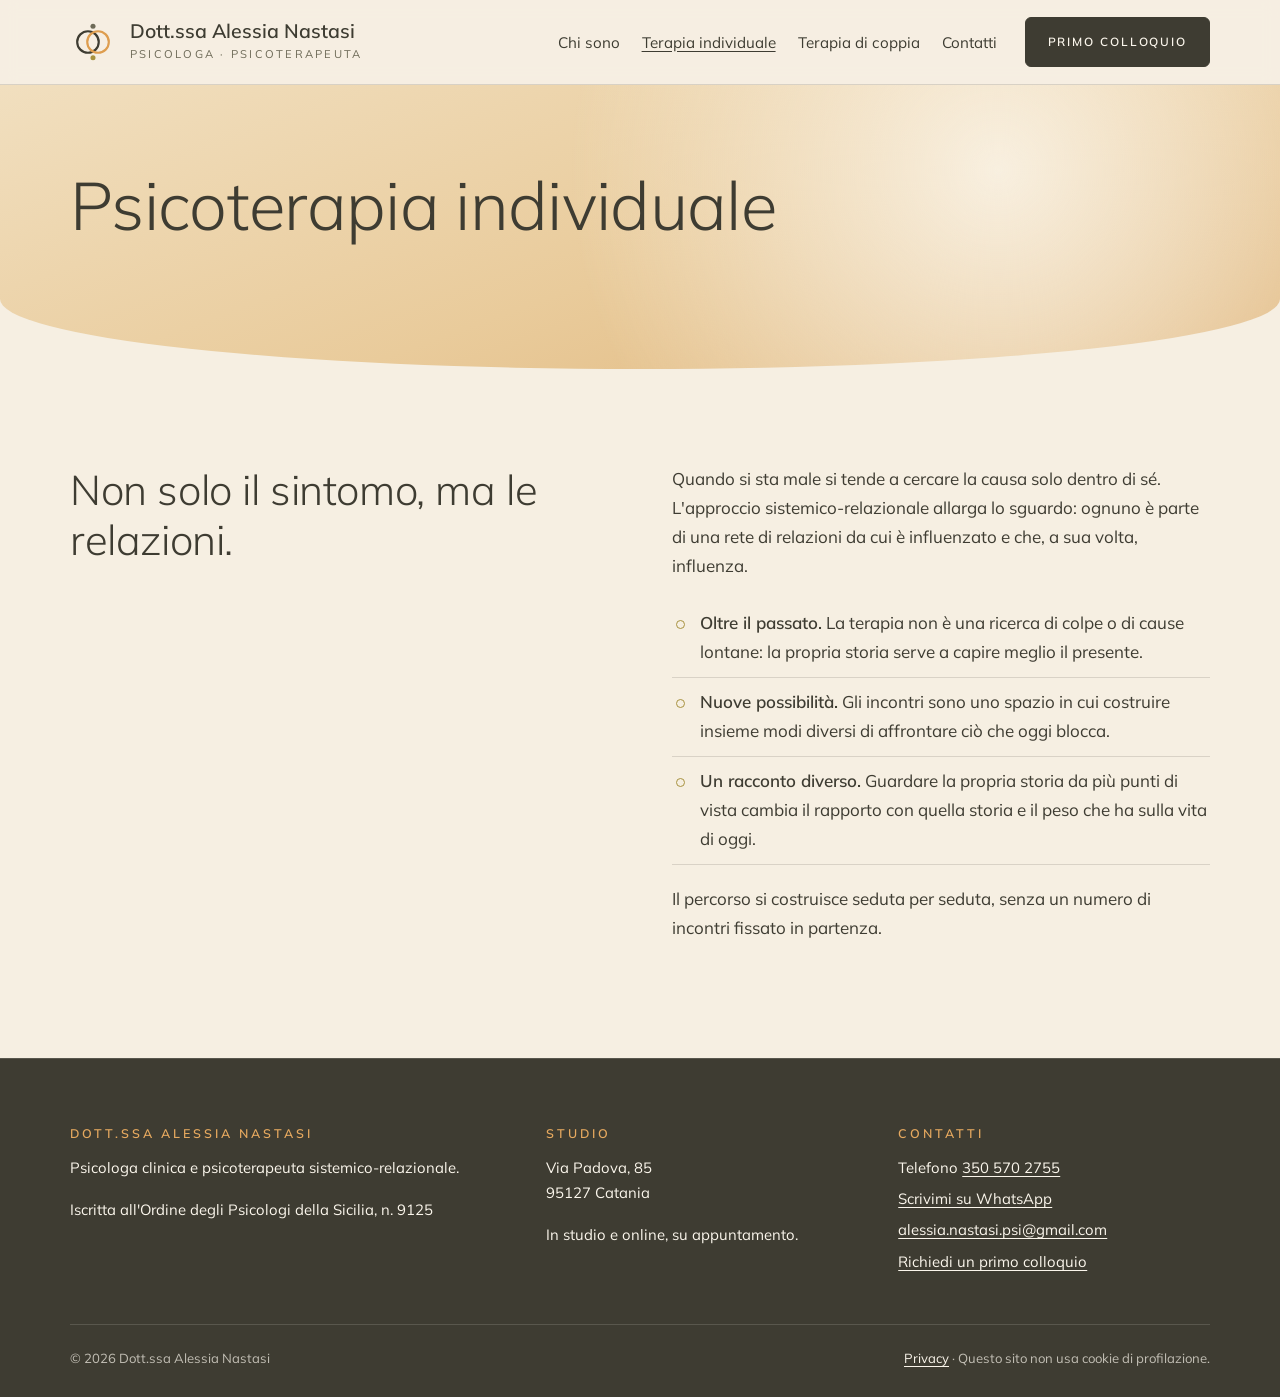
<file: terapia-individuale.html>
<!doctype html>
<html lang="it">
<head>
  <meta charset="utf-8">
  <meta name="viewport" content="width=device-width, initial-scale=1">
  <title>Psicoterapia individuale a Catania · Dott.ssa Alessia Nastasi</title>
  <meta name="description" content="Psicoterapia individuale per adulti a Catania e online: ansia e attacchi di panico, umore basso, autostima, difficoltà nelle relazioni, cambiamenti di vita, lutto.">
  <link rel="canonical" href="https://alessianastasi.it/terapia-individuale.html">
  <meta property="og:title" content="Psicoterapia individuale a Catania · Dott.ssa Alessia Nastasi">
  <meta property="og:description" content="Psicoterapia individuale per adulti a Catania e online: ansia e attacchi di panico, umore basso, autostima, difficoltà nelle relazioni, cambiamenti di vita, lutto.">
  <meta property="og:type" content="website">
  <meta property="og:url" content="https://alessianastasi.it/terapia-individuale.html">
  <meta property="og:locale" content="it_IT">
  <link rel="icon" href="assets/logo.svg" type="image/svg+xml">
  <link rel="preconnect" href="https://fonts.googleapis.com">
  <link rel="preconnect" href="https://fonts.gstatic.com" crossorigin>
  <link href="https://fonts.googleapis.com/css2?family=Mulish:wght@300;400;600&display=swap" rel="stylesheet">
  <link rel="stylesheet" href="assets/styles.css">
</head>
<body>
  <a class="skip" href="#main">Vai al contenuto</a>

  <header class="site-header">
    <div class="wrap header-inner">
      <a class="brand" href="./" aria-label="Dott.ssa Alessia Nastasi, home">
        <img src="assets/logo.svg" alt="" width="46" height="46">
        <span>
          <span class="brand-name">Dott.ssa Alessia Nastasi</span>
          <span class="brand-role">Psicologa · Psicoterapeuta</span>
        </span>
      </a>
      <button class="nav-toggle" aria-controls="nav" aria-expanded="false" aria-label="Apri il menu">
        <span></span><span></span><span></span>
      </button>
      <nav class="nav" id="nav" aria-label="Menu principale">
        <ul>
          <li><a href="chi-sono.html">Chi sono</a></li>
          <li><a href="terapia-individuale.html" aria-current="page">Terapia individuale</a></li>
          <li><a href="terapia-di-coppia.html">Terapia di coppia</a></li>
          <li><a href="contatti.html">Contatti</a></li>
        </ul>
        <a class="btn" href="contatti.html">Primo colloquio</a>
      </nav>
    </div>
  </header>

  <main id="main">
    <section class="hero page-hero">
      <div class="wrap hero-inner">
        <div>
          <h1>Psicoterapia individuale</h1>
        </div>
      </div>
    </section>

    <section class="section">
      <div class="wrap split split-top">
        <div>
          <h2>Non solo il sintomo, ma le relazioni.</h2>
        </div>
        <div>
          <p>Quando si sta male si tende a cercare la causa solo dentro di sé. L'approccio sistemico-relazionale allarga lo sguardo: ognuno è parte di una rete di relazioni da cui è influenzato e che, a sua volta, influenza.</p>
          <ul class="list-clean">
            <li><strong>Oltre il passato.</strong> La terapia non è una ricerca di colpe o di cause lontane: la propria storia serve a capire meglio il presente.</li>
            <li><strong>Nuove possibilità.</strong> Gli incontri sono uno spazio in cui costruire insieme modi diversi di affrontare ciò che oggi blocca.</li>
            <li><strong>Un racconto diverso.</strong> Guardare la propria storia da più punti di vista cambia il rapporto con quella storia e il peso che ha sulla vita di oggi.</li>
          </ul>
          <p>Il percorso si costruisce seduta per seduta, senza un numero di incontri fissato in partenza.</p>
        </div>
      </div>
    </section>


  </main>

  <footer class="site-footer">
    <div class="wrap">
      <div class="footer-grid">
        <div>
          <span class="eyebrow">Dott.ssa Alessia Nastasi</span>
          <p>Psicologa clinica e psicoterapeuta sistemico-relazionale.</p>
          <p>Iscritta all'Ordine degli Psicologi della Sicilia, n. 9125</p>
        </div>
        <div>
          <span class="eyebrow">Studio</span>
          <p>Via Padova, 85<br>95127 Catania</p>
          <p>In studio e online, su appuntamento.</p>
        </div>
        <div>
          <span class="eyebrow">Contatti</span>
          <ul>
            <li>Telefono <a href="tel:+393505702755">350 570 2755</a></li>
            <li><a href="https://wa.me/393505702755?text=Buongiorno%2C%20vorrei%20informazioni%20per%20un%20primo%20colloquio." target="_blank" rel="noopener">Scrivimi su WhatsApp</a></li>
            <li><a href="mailto:alessia.nastasi.psi@gmail.com">alessia.nastasi.psi@gmail.com</a></li>
            <li><a href="contatti.html">Richiedi un primo colloquio</a></li>
          </ul>
        </div>
      </div>
      <div class="footer-legal">
        <span>© <span data-year>2026</span> Dott.ssa Alessia Nastasi</span>
        <span><a href="privacy.html">Privacy</a> · Questo sito non usa cookie di profilazione.</span>
      </div>
    </div>
  </footer>

  <script src="assets/main.js"></script>
</body>
</html>
</file>
<file: assets/styles.css>
/* Dott.ssa Alessia Nastasi — stile del sito
   Palette calda: crema, sabbia, ocra, oliva e ardesia calda. */

:root {
  --mist: #f6efe2;      /* crema calda, sfondo principale */
  --mist-2: #efe3cd;    /* sabbia chiara, sfondo alternativo */
  --sage: #e6a95f;      /* ocra chiaro, accenti su fondo scuro */
  --sage-deep: #a8923f; /* oliva calda, accenti grafici */
  --sand: #ead7b5;      /* sabbia */
  --ochre: #de9d4f;     /* ocra */
  --ochre-text: #94591a;/* ocra scuro, per testo su fondo chiaro */
  --brown: #6a5232;     /* terra, hover dei bottoni */
  --slate: #3e3c32;     /* ardesia calda, testo e fasce scure */
  --slate-2: #6e6a58;   /* ardesia calda chiara */
  --cream: #fbf6ec;     /* testo su fondo scuro */
  --line: rgba(62, 60, 50, 0.16);

  --font: "Mulish", "Avenir Next", "Segoe UI", system-ui, sans-serif;
  --wrap: 1140px;
  --radius: 6px;
}

*, *::before, *::after { box-sizing: border-box; }

html { scroll-behavior: smooth; }

body {
  margin: 0;
  background: var(--mist);
  color: var(--slate);
  font-family: var(--font);
  font-size: 17px;
  line-height: 1.7;
  font-weight: 400;
  -webkit-font-smoothing: antialiased;
}

img, svg { max-width: 100%; display: block; }

a { color: inherit; text-underline-offset: 3px; text-decoration-thickness: 1px; }

h1, h2, h3 {
  font-weight: 300;
  line-height: 1.2;
  margin: 0 0 0.6em;
  letter-spacing: -0.01em;
}
h1 { font-size: clamp(2.3rem, 5.4vw, 4.2rem); }
h2 { font-size: clamp(1.8rem, 3.4vw, 2.6rem); }
h3 { font-size: 1.35rem; font-weight: 400; }

p { margin: 0 0 1.1em; }

.wrap { width: min(var(--wrap), 100% - 32px); margin-inline: auto; }
.narrow { max-width: 760px; }

.eyebrow {
  display: block;
  font-size: 0.78rem;
  font-weight: 600;
  letter-spacing: 0.24em;
  text-transform: uppercase;
  margin-bottom: 1.1rem;
  color: var(--slate-2);
}

.lead { font-size: 1.2rem; font-weight: 300; }

.skip {
  position: absolute; left: -999px; top: 0;
  background: var(--slate); color: var(--cream); padding: 8px 14px; z-index: 100;
}
.skip:focus { left: 8px; top: 8px; }

/* Campi da completare prima della pubblicazione */
.tbd {
  background: #fff3c4;
  border-bottom: 1px dashed #b38b00;
  padding: 0 3px;
  border-radius: 2px;
  color: var(--slate);
}

/* ---------- Header ---------- */
.site-header {
  position: sticky; top: 0; z-index: 50;
  background: rgba(246, 239, 226, 0.94);
  backdrop-filter: blur(8px);
  border-bottom: 1px solid var(--line);
}
.header-inner {
  display: flex; align-items: center; justify-content: space-between;
  gap: 24px; min-height: 84px;
}
.brand { display: flex; align-items: center; gap: 14px; text-decoration: none; flex: none; }
.brand svg { width: 46px; height: 46px; flex: none; }
.brand-name { display: block; font-size: 1.22rem; font-weight: 600; line-height: 1.15; }
.brand-role {
  display: block; font-size: 0.7rem; letter-spacing: 0.2em;
  text-transform: uppercase; color: var(--slate-2); margin-top: 3px;
}

.nav { display: flex; align-items: center; gap: 28px; }
.nav ul { display: flex; gap: 22px; list-style: none; margin: 0; padding: 0; }
.nav a { text-decoration: none; font-size: 0.95rem; white-space: nowrap; }
.brand-name, .brand-role { white-space: nowrap; }
.nav a:hover, .nav a[aria-current="page"] { text-decoration: underline; }
.nav .btn { font-size: 0.74rem; }
.nav .btn:hover { text-decoration: none; }

.btn {
  display: inline-block;
  background: var(--slate); color: var(--cream);
  text-decoration: none;
  font-size: 0.74rem; font-weight: 600; letter-spacing: 0.16em; text-transform: uppercase;
  padding: 14px 22px; border-radius: var(--radius);
  border: 1px solid var(--slate);
  transition: background 0.2s, color 0.2s;
  cursor: pointer; font-family: inherit;
}
.btn:hover { background: var(--brown); border-color: var(--brown); }
.btn-light { background: var(--cream); color: var(--slate); border-color: var(--cream); }
.btn-light:hover { background: var(--ochre); border-color: var(--ochre); color: var(--slate); }
.btn-ghost { background: transparent; color: var(--slate); }
.btn-ghost:hover { background: var(--slate); color: var(--cream); }

.nav-toggle {
  display: none; background: none; border: 1px solid var(--line);
  border-radius: var(--radius); padding: 10px 12px; cursor: pointer; color: var(--slate);
}
.nav-toggle span { display: block; width: 22px; height: 2px; background: currentColor; margin: 4px 0; }

@media (max-width: 1140px) {
  .nav-toggle { display: block; }
  .nav {
    display: none; position: absolute; left: 0; right: 0; top: 100%;
    flex-direction: column; align-items: stretch; gap: 0;
    background: var(--mist); border-bottom: 1px solid var(--line); padding: 8px 16px 20px;
  }
  .nav.open { display: flex; }
  .nav ul { flex-direction: column; gap: 0; }
  .nav li a { display: block; padding: 12px 0; border-bottom: 1px solid var(--line); }
  .nav .btn { margin-top: 16px; text-align: center; }
}

/* ---------- Hero ---------- */
.hero {
  position: relative;
  background:
    radial-gradient(circle at 78% 30%, rgba(251, 246, 236, 0.85), transparent 42%),
    linear-gradient(160deg, #f1dfbf 0%, #e9cb9b 55%, #e0b67c 100%);
  border-bottom-left-radius: 50% 70px;
  border-bottom-right-radius: 50% 70px;
  overflow: hidden;
}
.hero-inner {
  display: grid; grid-template-columns: 1fr 1.15fr; align-items: center;
  gap: 32px; padding: 96px 0 120px;
}
.hero h1 { margin-bottom: 0.35em; }
.hero .lead { max-width: 34ch; }
.hero-meta {
  display: flex; flex-wrap: wrap; gap: 10px 22px;
  font-size: 0.8rem; letter-spacing: 0.16em; text-transform: uppercase;
  color: var(--slate-2); margin: 0 0 2rem;
}
.hero-actions { display: flex; flex-wrap: wrap; gap: 12px; }
.hero-art svg { width: 118%; max-width: none; height: auto; margin: -6% -9% -6% -4%; }
@media (max-width: 860px) { .hero-art svg { width: 100%; margin: 0; } }

.page-hero { padding: 80px 0 100px; }
.page-hero .hero-inner { padding: 0; grid-template-columns: 1fr; }
.page-hero .lead { max-width: 52ch; }

@media (max-width: 860px) {
  .hero-inner { grid-template-columns: 1fr; padding: 64px 0 96px; }
  .hero-art { max-width: 340px; }
  .hero { border-bottom-left-radius: 50% 36px; border-bottom-right-radius: 50% 36px; }
  .page-hero { padding: 56px 0 72px; }
}

/* ---------- Sezioni ---------- */
.section { padding: 96px 0; }
.section-tight { padding: 64px 0; }
.bg-mist2 { background: var(--mist-2); }
.bg-sand { background: var(--sand); }
.bg-slate { background: var(--slate); color: var(--cream); }
.bg-slate .eyebrow { color: var(--sage); }
.bg-slate.cta { background: var(--ochre); color: var(--slate); }
.bg-slate.cta .eyebrow { color: var(--slate); }
.bg-slate.cta .btn-light { background: var(--slate); color: var(--cream); border-color: var(--slate); }
.bg-slate.cta .btn-light:hover { background: var(--brown); border-color: var(--brown); }
.bg-slate a:not(.btn) { color: var(--cream); }

.intro { display: grid; grid-template-columns: 1fr 1.4fr; gap: 56px; align-items: start; }
.intro-quote {
  font-size: clamp(1.6rem, 2.8vw, 2.2rem); font-weight: 300; line-height: 1.3;
  margin: 0; text-align: right;
}

.split { display: grid; grid-template-columns: 1fr 1fr; gap: 64px; align-items: center; }
.split-top { align-items: start; }

@media (max-width: 860px) {
  .section { padding: 64px 0; }
  .intro, .split { grid-template-columns: 1fr; gap: 32px; }
  .intro-quote { text-align: left; }
}

/* Servizi su fondo scuro, come blocchi centrati */
.service { text-align: center; padding: 8px 0 34px; }
.service + .service { border-top: 1px solid rgba(251, 246, 236, 0.14); padding-top: 34px; }
.service .eyebrow { color: var(--cream); margin-bottom: 0.8rem; }
.service p { margin-bottom: 0.8rem; color: rgba(251, 246, 236, 0.86); }
.service a { font-size: 0.9rem; }

.art-card {
  background: var(--slate-2);
  border-radius: 10px;
  padding: 28px;
}
.art-card svg { width: 100%; height: auto; }
.art-card figcaption {
  font-size: 0.85rem; color: rgba(251, 246, 236, 0.8);
  margin-top: 14px; text-align: center;
}

/* Card su fondo chiaro */
.cards { display: grid; grid-template-columns: repeat(4, 1fr); gap: 20px; }
.cards-3 { grid-template-columns: repeat(3, 1fr); }
.card {
  background: rgba(255, 255, 255, 0.45);
  border: 1px solid var(--line);
  border-radius: 10px;
  padding: 28px 24px;
}
.card h3 { margin-bottom: 0.5em; }
.card p { margin: 0; font-size: 0.97rem; }
.card-num {
  font-size: 0.78rem; font-weight: 600; letter-spacing: 0.2em;
  color: var(--ochre-text); display: block; margin-bottom: 14px;
}
@media (max-width: 960px) { .cards, .cards-3 { grid-template-columns: 1fr 1fr; } }
@media (max-width: 560px) { .cards, .cards-3 { grid-template-columns: 1fr; } }

/* Elenchi */
.list-clean { list-style: none; padding: 0; margin: 0 0 1.2em; }
.list-clean li { padding: 10px 0 10px 28px; border-bottom: 1px solid var(--line); position: relative; }
.list-clean li::before {
  content: ""; position: absolute; left: 4px; top: 21px;
  width: 9px; height: 9px; border-radius: 50%;
  border: 1.5px solid var(--sage-deep);
}
.bg-slate .list-clean li { border-color: rgba(251, 246, 236, 0.14); }
.bg-slate .list-clean li::before { border-color: var(--sage); }

.areas { columns: 2; column-gap: 40px; }
.areas li { break-inside: avoid; }
@media (max-width: 560px) { .areas { columns: 1; } }

/* Tariffe */
.prices { display: grid; grid-template-columns: 1fr 1fr; gap: 20px; margin: 8px 0 24px; }
.price {
  background: var(--cream); border-radius: 10px; padding: 30px 28px;
  border: 1px solid var(--line);
}
.price .eyebrow { margin-bottom: 0.6rem; }
.price-value { font-size: 2.6rem; font-weight: 300; line-height: 1; margin: 0 0 6px; }
.price-meta { color: var(--slate-2); margin: 0; }
@media (max-width: 560px) { .prices { grid-template-columns: 1fr; } }

.note { font-size: 0.92rem; color: var(--slate-2); }
.bg-slate .note { color: rgba(251, 246, 236, 0.75); }

.callout {
  border-left: 3px solid var(--sage-deep);
  padding: 4px 0 4px 20px; margin: 28px 0;
}

/* Centro */
.center { text-align: center; }
.center .narrow { margin-inline: auto; }

/* FAQ */
.faq details {
  border-bottom: 1px solid var(--line); padding: 18px 0;
}
.faq summary {
  cursor: pointer; list-style: none; font-size: 1.12rem; font-weight: 400;
  display: flex; justify-content: space-between; gap: 16px;
}
.faq summary::-webkit-details-marker { display: none; }
.faq summary::after { content: "+"; font-weight: 300; font-size: 1.5rem; line-height: 1; }
.faq details[open] summary::after { content: "–"; }
.faq details p { margin: 14px 0 0; }

/* Contatti e form */
.contact-grid { display: grid; grid-template-columns: 1fr 1fr; gap: 56px; align-items: stretch; }
.contact-grid > div { display: flex; flex-direction: column; }
.contact-grid > div > .info-block:last-child { margin-bottom: 0; }
@media (max-width: 860px) { .contact-grid { grid-template-columns: 1fr; } }

.info-block { margin-bottom: 28px; }
.info-block .eyebrow { margin-bottom: 0.4rem; }
.info-block p { margin: 0; }

.form {
  background: var(--cream); border: 1px solid var(--line);
  border-radius: 10px; padding: 32px;
}
.field { margin-bottom: 20px; }
.field label, .field legend { display: block; font-weight: 600; font-size: 0.92rem; margin-bottom: 6px; }
.field input[type="text"], .field input[type="email"], .field input[type="tel"] {
  width: 100%; padding: 12px 14px; font: inherit; color: var(--slate);
  border: 1px solid #d6c7a8; border-radius: var(--radius); background: #fff;
}
.field input:focus { outline: 2px solid var(--sage-deep); outline-offset: 1px; }
fieldset.field { border: 0; padding: 0; margin: 0 0 20px; }
.choices { display: flex; flex-wrap: wrap; gap: 10px; }
.choice {
  display: flex; align-items: center; gap: 8px;
  border: 1px solid #d6c7a8; border-radius: var(--radius); padding: 10px 14px;
  background: #fff; cursor: pointer; font-weight: 400 !important; margin: 0 !important;
}
.checkbox { display: flex; gap: 10px; align-items: flex-start; font-size: 0.92rem; }
.checkbox input { margin-top: 5px; }
.form-msg { margin-top: 16px; font-size: 0.95rem; }

/* Mappa: immagine statica (OpenStreetMap), nessun embed né cookie di terze parti */
.map-card {
  display: flex; flex-direction: column; flex: 1 1 auto; min-height: 260px;
  border-radius: 10px; overflow: hidden; border: 1px solid var(--line);
  background: var(--mist-2); margin-bottom: 28px;
}
.map-link { position: relative; display: block; flex: 1 1 auto; min-height: 220px; }
.map-link img {
  position: absolute; inset: 0; width: 100%; height: 100%;
  object-fit: cover; object-position: 55% 44.3%; /* stesso punto del segnaposto */
  filter: sepia(0.35) saturate(0.85);
}
.map-pin {
  position: absolute; width: 18px; height: 18px; margin: -9px 0 0 -9px;
  border-radius: 50%; background: var(--slate); border: 3px solid var(--cream);
  box-shadow: 0 0 0 8px rgba(222, 157, 79, 0.35);
}
.map-foot {
  display: flex; justify-content: space-between; align-items: center; gap: 12px;
  padding: 12px 16px; background: var(--cream); font-size: 0.9rem;
}
.map-foot small { font-size: 0.72rem; color: var(--slate-2); }

/* ---------- CTA ---------- */
.cta { text-align: center; }
.cta h2 { max-width: 22ch; margin-inline: auto; }
.cta p { max-width: 56ch; margin-inline: auto; }
.cta .btn { margin-top: 10px; }

/* ---------- Footer ---------- */
.site-footer { background: var(--slate); color: var(--cream); padding: 64px 0 28px; font-size: 0.93rem; }
.footer-grid { display: grid; grid-template-columns: 1.4fr 1fr 1fr; gap: 40px; }
.site-footer .eyebrow { color: var(--sage); margin-bottom: 0.7rem; }
.site-footer ul { list-style: none; padding: 0; margin: 0; }
.site-footer li { margin-bottom: 6px; }
.site-footer a { color: var(--cream); }
.footer-legal {
  border-top: 1px solid rgba(251, 246, 236, 0.14);
  margin-top: 44px; padding-top: 22px;
  display: flex; flex-wrap: wrap; justify-content: space-between; gap: 12px;
  font-size: 0.82rem; color: rgba(251, 246, 236, 0.7);
}
.site-footer .tbd { color: var(--slate); }
@media (max-width: 760px) { .footer-grid { grid-template-columns: 1fr; gap: 28px; } }

/* Prose (privacy) */
.prose h2 { font-size: 1.6rem; margin-top: 2em; }
.prose h3 { margin-top: 1.6em; }
.prose ul { padding-left: 1.2em; }
.prose li { margin-bottom: 0.4em; }

/* Ritratto */
.portrait { margin: 0; }
.portrait img {
  width: 100%; height: auto; aspect-ratio: 1 / 1; object-fit: cover;
  border-radius: 10px;
}
.portrait figcaption {
  font-size: 0.85rem; margin-top: 12px; text-align: center; color: var(--slate-2);
}
.bg-slate .portrait figcaption { color: rgba(251, 246, 236, 0.8); }
.portrait-round img { border-radius: 50%; max-width: 380px; margin-inline: auto; }
.hero-with-photo { grid-template-columns: 1.4fr 1fr !important; gap: 48px; }
.geno { max-width: 320px; margin-top: 24px; }
@media (max-width: 860px) {
  .hero-with-photo { grid-template-columns: 1fr !important; }
  .portrait-round img { max-width: 260px; margin-inline: 0; }
}

/* Curriculum */
.timeline { list-style: none; margin: 0; padding: 0 0 0 26px; border-left: 1px solid var(--sage-deep); }
.timeline > li { position: relative; padding: 0 0 30px; }
.timeline > li:last-child { padding-bottom: 0; }
.timeline > li::before {
  content: ""; position: absolute; left: -32px; top: 6px;
  width: 11px; height: 11px; border-radius: 50%;
  background: var(--mist); border: 2px solid var(--sage-deep);
}
.bg-mist2 .timeline > li::before { background: var(--mist-2); }
.tl-date {
  display: block; font-size: 0.78rem; font-weight: 600; letter-spacing: 0.14em;
  text-transform: uppercase; color: var(--slate-2); margin-bottom: 4px;
}
.timeline h3 { font-size: 1.15rem; margin-bottom: 0.35em; }
.timeline p { margin: 0; }
.timeline ul { margin: 0; padding-left: 1.1em; font-size: 0.97rem; }
.timeline ul li { margin-bottom: 4px; }

@media print {
  .site-header, .site-footer, .no-print, .skip { display: none !important; }
  body { background: #fff; font-size: 11pt; }
  .hero, .section { background: #fff !important; padding: 14pt 0 !important; border-radius: 0 !important; }
  .split { grid-template-columns: 1fr 2.4fr; gap: 20pt; }
  .timeline > li { break-inside: avoid; }
  h1 { font-size: 24pt; }
  h2 { font-size: 15pt; }
  .tbd { background: none; border: 0; }
}
@media (max-width: 420px) {
  .header-inner { gap: 12px; }
  .brand { gap: 10px; }
  .brand img { width: 36px; height: 36px; }
  .brand-name { font-size: 1.02rem; }
  .brand-role { font-size: 0.6rem; letter-spacing: 0.14em; }
}

/* Citazione nell'hero */
.hero-quote { margin: 0 0 1.8rem; }
.hero-quote blockquote { margin: 0; }
.hero-quote p {
  font-size: clamp(1.45rem, 2.6vw, 2.15rem);
  font-weight: 300; font-style: italic;
  line-height: 1.3; letter-spacing: -0.01em;
  margin: 0;
}
.hero-quote .omission { color: var(--slate-2); }
.hero-quote figcaption {
  margin-top: 1rem;
  font-size: 0.8rem; letter-spacing: 0.16em; text-transform: uppercase;
  color: var(--slate-2);
}
.hero-quote figcaption::before { content: "— "; }
.hero-title {
  font-size: 0.82rem; font-weight: 600; letter-spacing: 0.22em; text-transform: uppercase;
  line-height: 1.5; color: var(--slate-2);
  margin: 0 0 1.4rem; padding-top: 1.4rem;
  border-top: 1px solid var(--line); max-width: 30rem;
}

.hero-quote cite { font-style: normal; }
/* Poesia centrata nella sua colonna: righe di lunghezza diversa in equilibrio */
.hero-text { text-align: center; }
.hero-text .hero-quote p { font-size: clamp(1.5rem, 2.5vw, 2.3rem); line-height: 1.38; }
.hero-text .hero-quote figcaption { max-width: 44ch; margin-inline: auto; }
.hero-text .hero-title { margin-inline: auto; max-width: 26rem; margin-bottom: 1.6rem; }
.hero-text .hero-actions { justify-content: center; }

/* Foto dello studio */
.studio-photo { position: relative; margin: 0; border-radius: 10px; overflow: hidden; background: var(--sand); aspect-ratio: 3 / 2; }
.studio-photo img { width: 100%; height: 100%; object-fit: cover; }
.studio-photo-empty { display: none; }
.studio-photo.is-empty img { display: none; }
.studio-photo.is-empty .studio-photo-empty {
  display: flex; position: absolute; inset: 0; align-items: center; justify-content: center;
  font-size: 0.8rem; letter-spacing: 0.2em; text-transform: uppercase; color: var(--slate-2);
}
.cta h2 { margin-bottom: 0.8em; }
.hp { position: absolute; left: -9999px; width: 1px; height: 1px; overflow: hidden; }
.btn:disabled { opacity: 0.6; cursor: wait; }

/* Pulsante WhatsApp */
.btn-wa {
  display: inline-flex; align-items: center; gap: 10px; margin-top: 12px;
  background: #1f8f4e; border-color: #1f8f4e; color: #fff;
}
.btn-wa:hover { background: #17733e; border-color: #17733e; }
.wa-icon { width: 18px; height: 18px; flex: none; }

/* Hero della home: solo citazione, tutto centrato */
.hero-centered { grid-template-columns: 1fr !important; justify-items: center; padding: 110px 0 130px; }
.hero-centered .hero-text { max-width: 1080px; }
.hero-centered .hero-quote figcaption { max-width: none; }
.hero-centered .hero-quote p { font-size: clamp(1.2rem, 1.9vw, 1.6rem); line-height: 1.6; }
@media (max-width: 860px) { .hero-centered { padding: 64px 0 96px; } }

/* Testo di presentazione sotto l'hero: un solo corpo, centrato */
.intro-text { margin-inline: auto; text-align: center; }
.intro-text p { font-size: 1.15rem; font-weight: 300; line-height: 1.8; }
.intro-text p:last-child { margin-bottom: 0; }

/* Testo per lettori di schermo e motori di ricerca, non visibile */
.sr-only {
  position: absolute; width: 1px; height: 1px; padding: 0; margin: -1px;
  overflow: hidden; clip: rect(0 0 0 0); white-space: nowrap; border: 0;
}
.hero-centered .hero-quote { margin-bottom: 0; }
.bg-slate .list-clean strong { color: var(--sage); font-weight: 600; }
.list-clean strong { font-weight: 600; }
/* Separa il footer da una sezione scura che lo precede */
.site-footer { border-top: 1px solid rgba(251, 246, 236, 0.14); }
.intro-text strong { font-weight: 600; }
</file>
